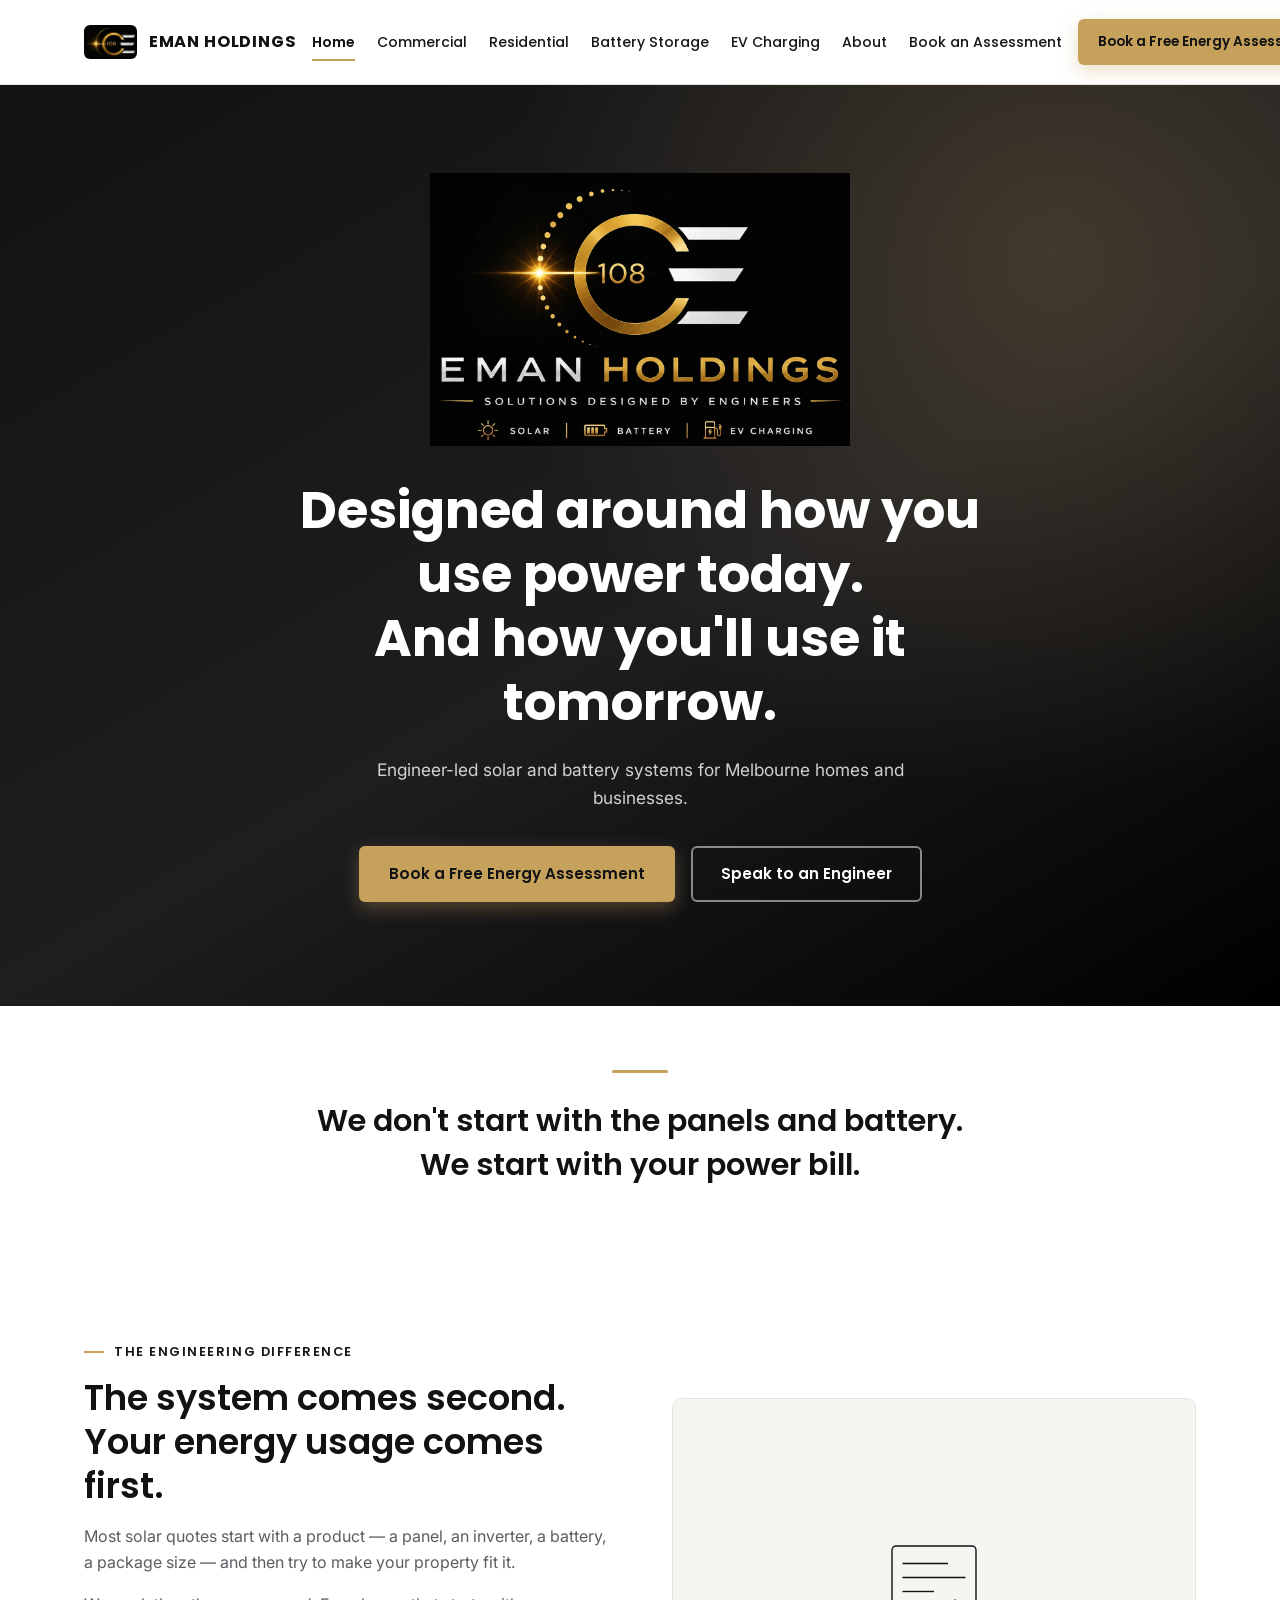
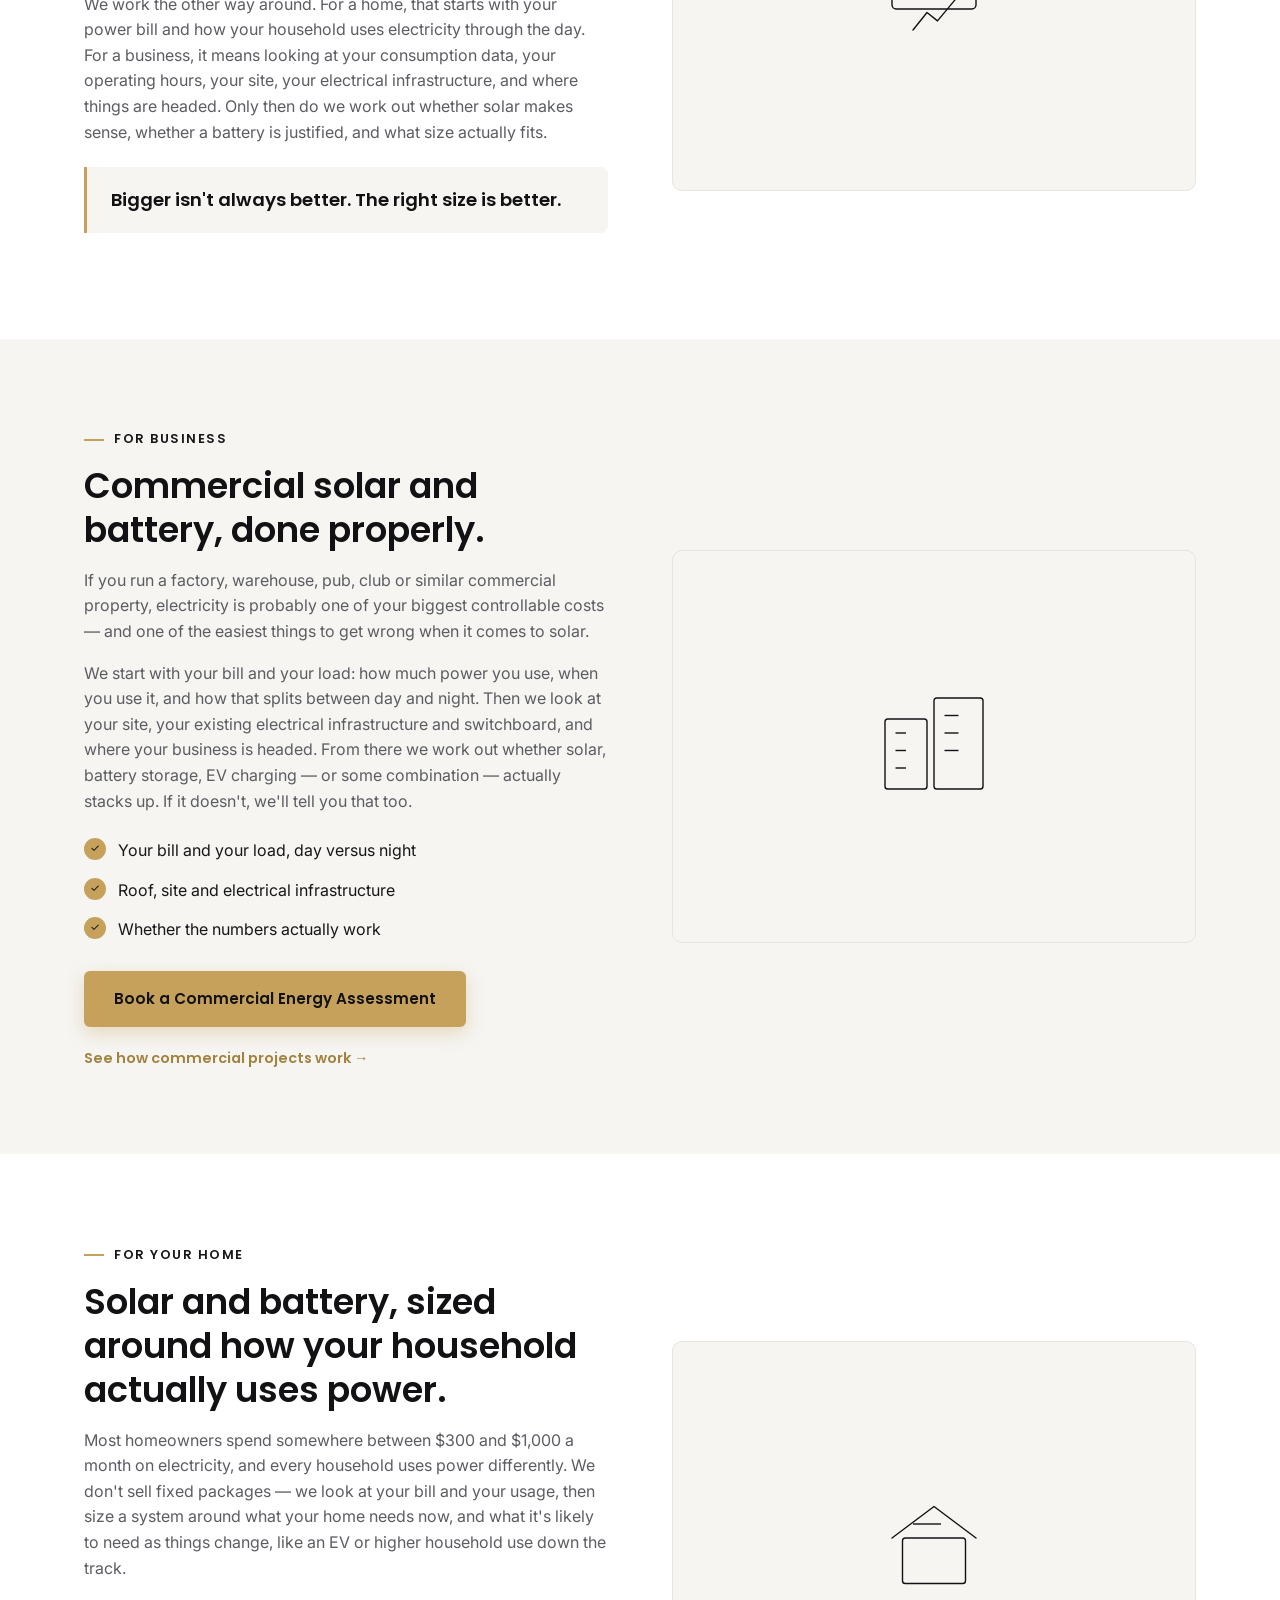
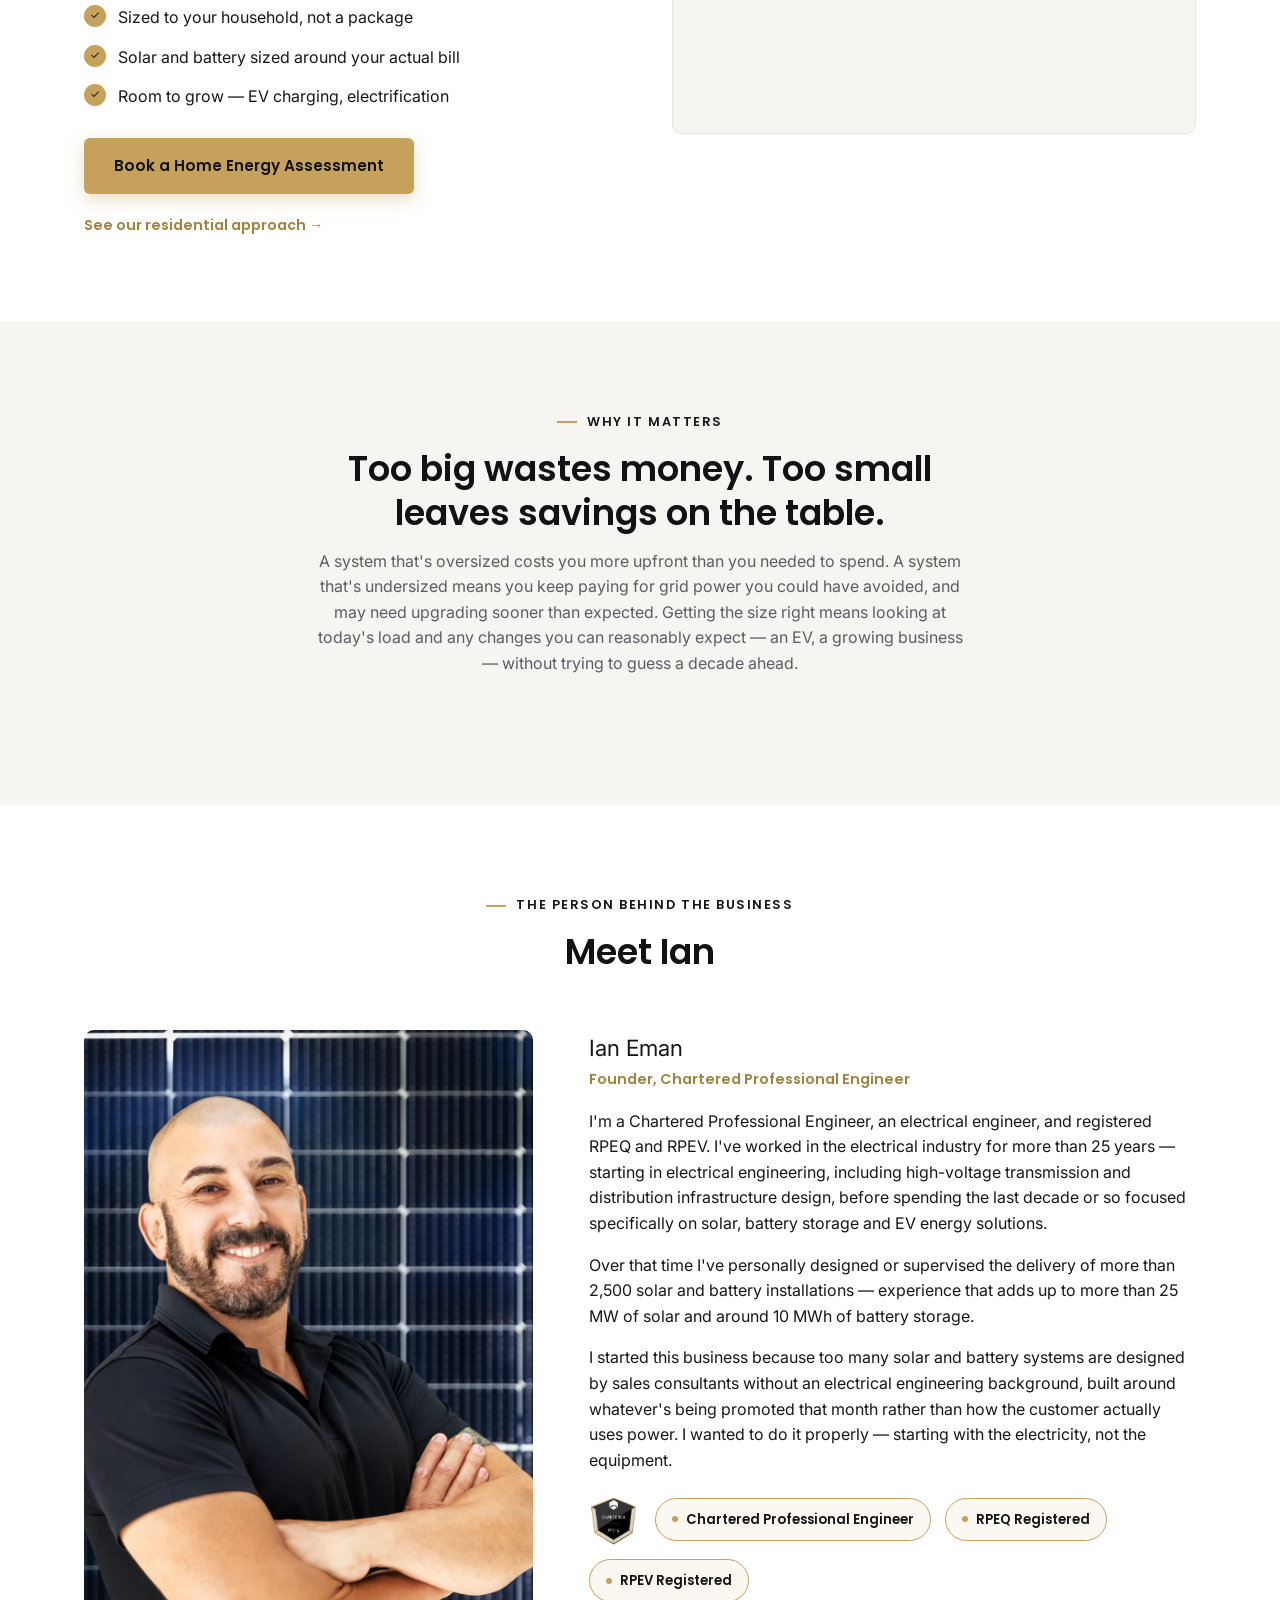
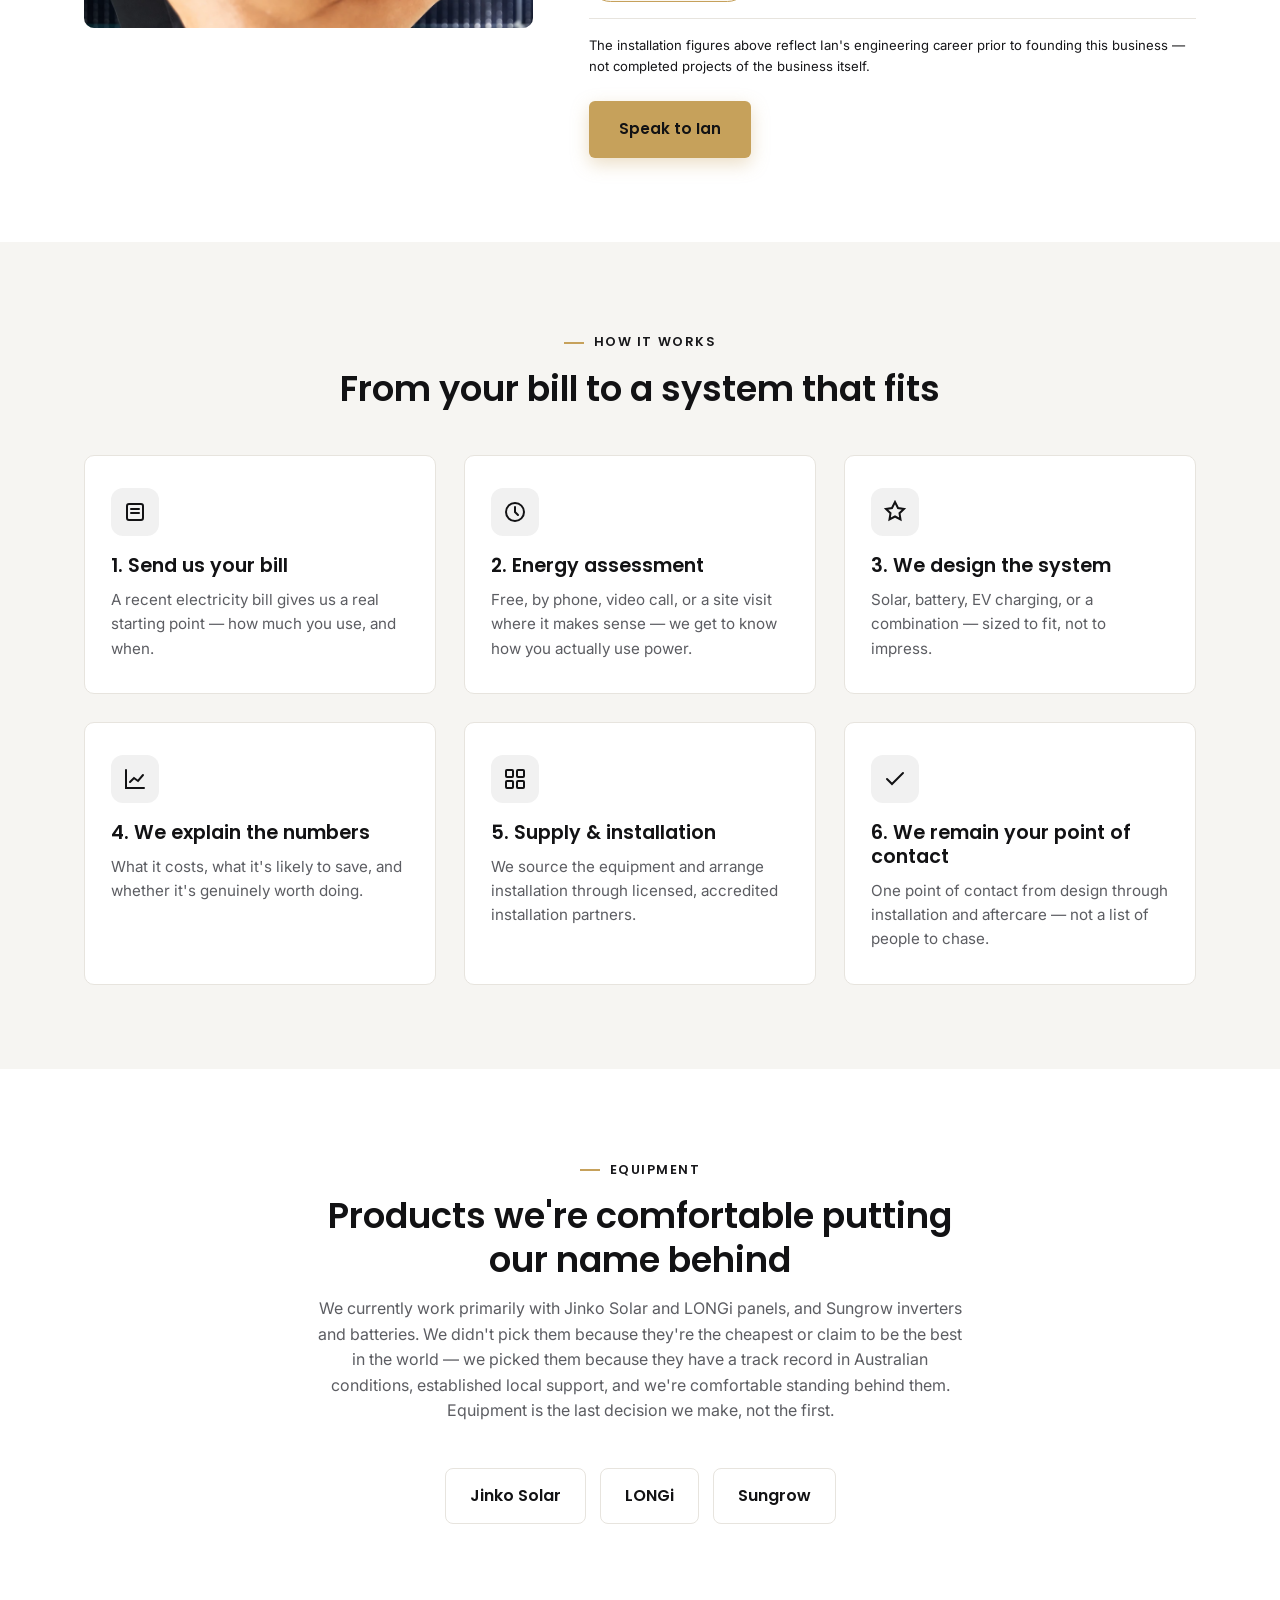
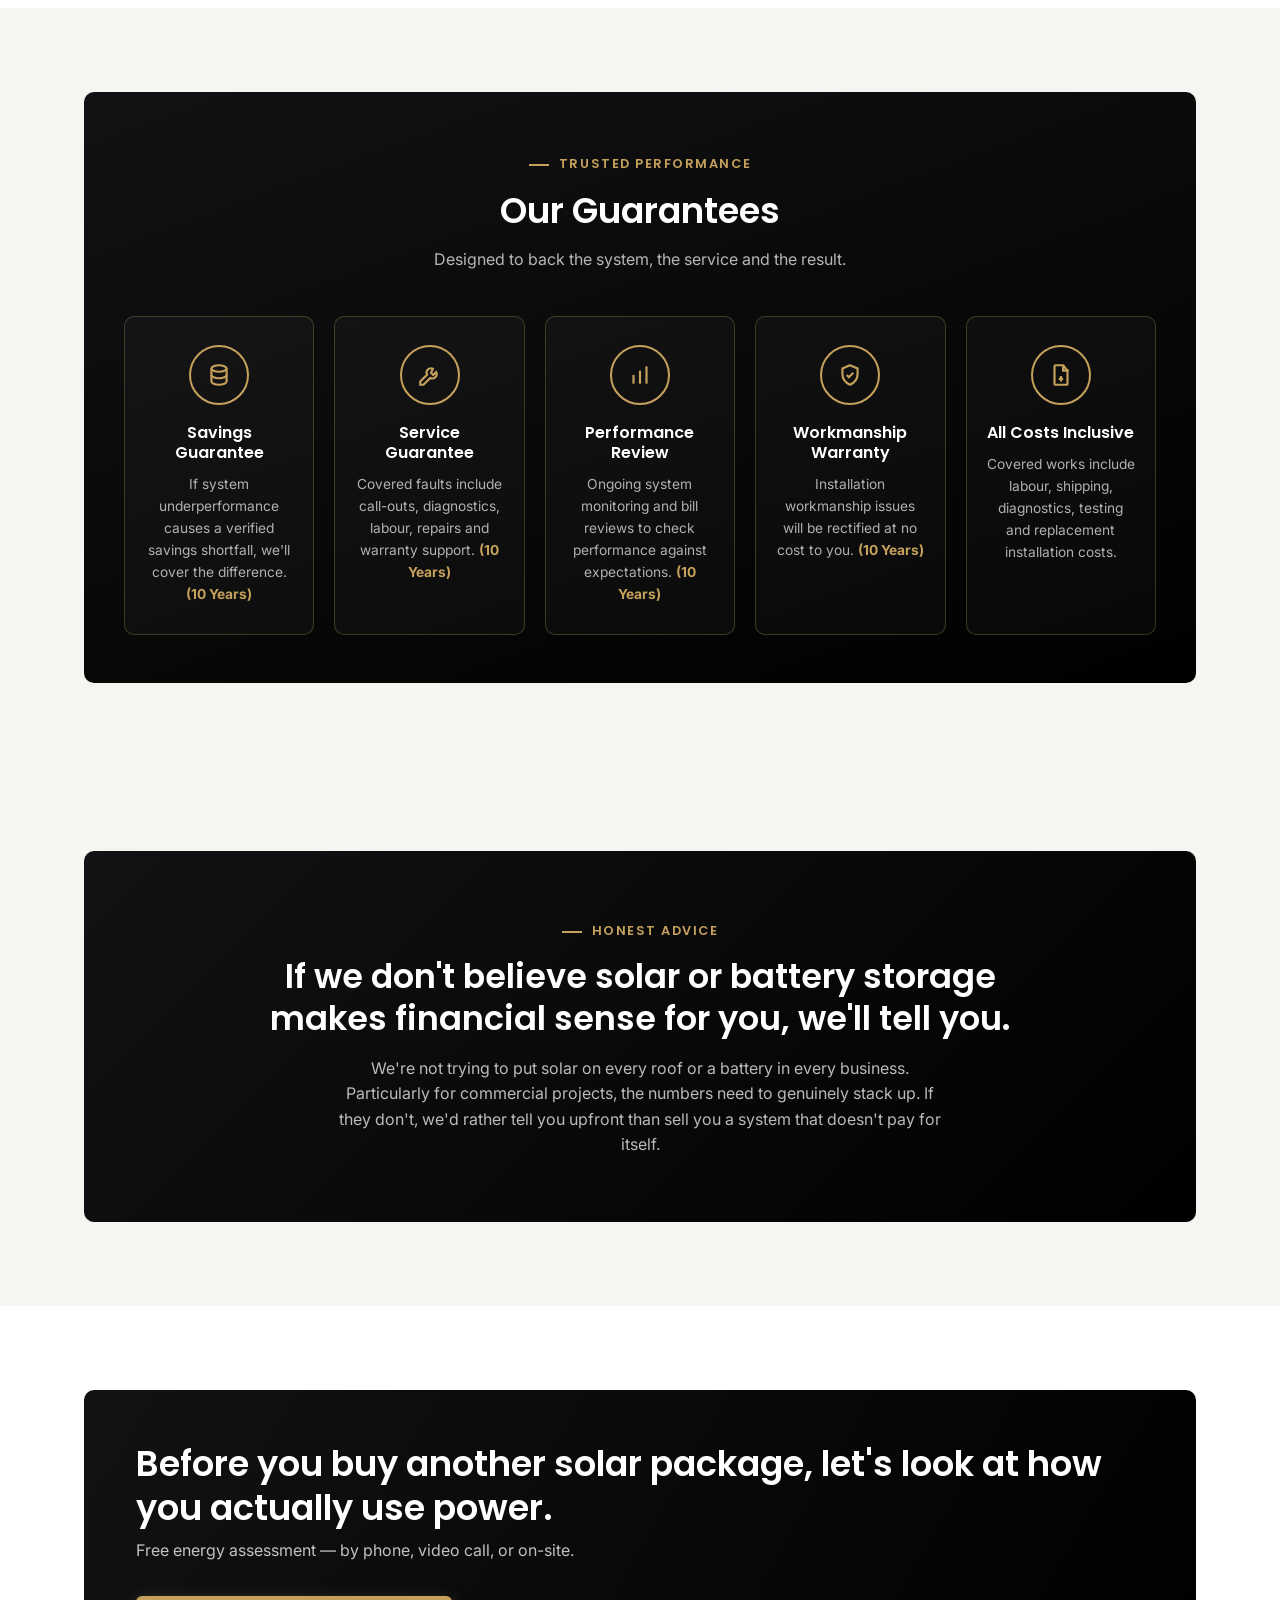
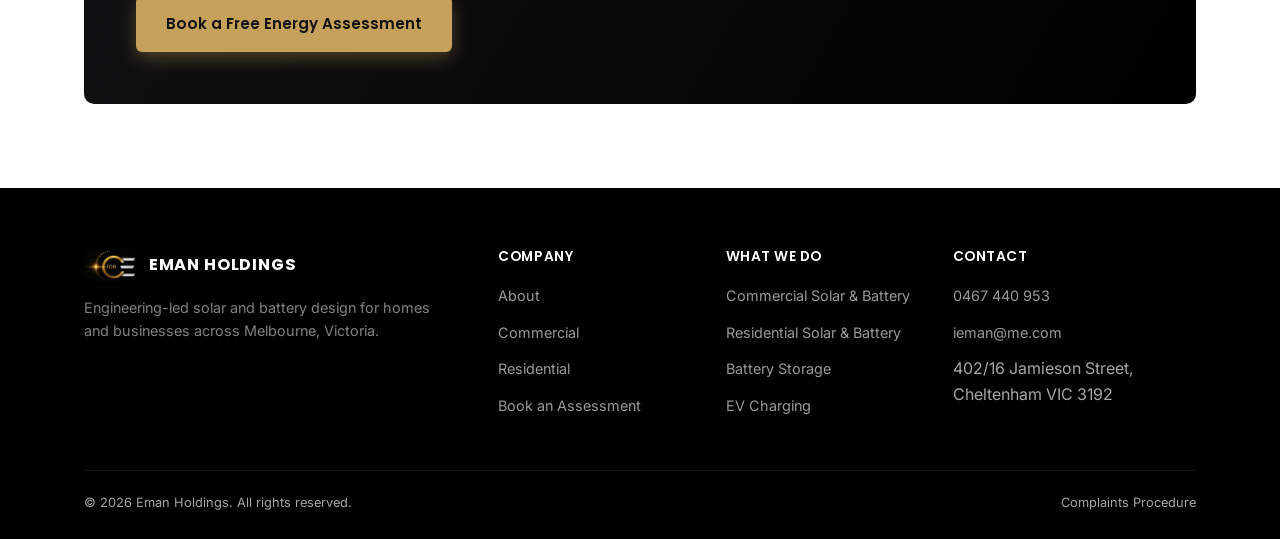
<file: index.html>
<!DOCTYPE html>
<html lang="en-AU">
<head>
<meta charset="UTF-8">
<meta name="viewport" content="width=device-width, initial-scale=1.0">
<title>Eman Holdings | Engineering-Led Solar &amp; Battery Design</title>
<meta name="description" content="We don't start with the panels and battery. We start with your power bill. Engineer-led solar, battery storage and EV charging for Melbourne homes and businesses.">
<link rel="icon" href="images/favicon.svg" type="image/svg+xml">
<link rel="preconnect" href="https://fonts.googleapis.com">
<link rel="preconnect" href="https://fonts.gstatic.com" crossorigin>
<link href="https://fonts.googleapis.com/css2?family=Inter:wght@400;500;600&family=Poppins:wght@500;600;700&display=swap" rel="stylesheet">
<link rel="stylesheet" href="css/styles.css">
</head>
<body data-page="home">

<header class="site-header" id="site-header"></header>

<section class="hero">
  <div class="container hero-inner">
    <img class="hero-logo" src="images/eman-holdings-logo.png" alt="Eman Holdings — Solutions Designed by Engineers — Solar, Battery, EV Charging">
    <h1>Designed around how you use power today.<br>And how you'll use it tomorrow.</h1>
    <p class="lede">Engineer-led solar and battery systems for Melbourne homes and businesses.</p>
    <div class="hero-actions">
      <a href="contact.html" class="btn btn-primary">Book a Free Energy Assessment</a>
      <a href="contact.html#speak-to-engineer" class="btn btn-outline">Speak to an Engineer</a>
    </div>
  </div>
</section>

<section class="lead-statement-section">
  <div class="container">
    <div class="gold-rule"></div>
    <p class="lead-statement">We don't start with the panels and battery.<br>We start with your power bill.</p>
  </div>
</section>

<section class="section" id="engineering-difference">
  <div class="container split">
    <div>
      <span class="eyebrow">The Engineering Difference</span>
      <h2>The system comes second. Your energy usage comes first.</h2>
      <p style="margin-top:16px;">Most solar quotes start with a product &mdash; a panel, an inverter, a battery, a package size &mdash; and then try to make your property fit it.</p>
      <p style="margin-top:16px;">We work the other way around. For a home, that starts with your power bill and how your household uses electricity through the day. For a business, it means looking at your consumption data, your operating hours, your site, your electrical infrastructure, and where things are headed. Only then do we work out whether solar makes sense, whether a battery is justified, and what size actually fits.</p>
      <div class="pull-quote">Bigger isn't always better. The right size is better.</div>
    </div>
    <div class="media-block">
      <svg viewBox="0 0 200 200" width="140" fill="none" stroke="var(--color-primary)" stroke-width="2"><rect x="40" y="30" width="120" height="90" rx="6"/><line x1="55" y1="55" x2="120" y2="55"/><line x1="55" y1="75" x2="145" y2="75"/><line x1="55" y1="95" x2="100" y2="95"/><path d="M70 150l20-25 15 12 25-30" stroke-linecap="round" stroke-linejoin="round"/></svg>
    </div>
  </div>
</section>

<section class="section section-alt" id="commercial">
  <div class="container">
    <div class="split">
      <div>
        <span class="eyebrow">For Business</span>
        <h2>Commercial solar and battery, done properly.</h2>
        <p style="margin-top:16px;">If you run a factory, warehouse, pub, club or similar commercial property, electricity is probably one of your biggest controllable costs &mdash; and one of the easiest things to get wrong when it comes to solar.</p>
        <p style="margin-top:16px;">We start with your bill and your load: how much power you use, when you use it, and how that splits between day and night. Then we look at your site, your existing electrical infrastructure and switchboard, and where your business is headed. From there we work out whether solar, battery storage, EV charging &mdash; or some combination &mdash; actually stacks up. If it doesn't, we'll tell you that too.</p>
        <ul class="check-list" style="margin-top:24px;">
          <li><span class="icon-badge">&#10003;</span> Your bill and your load, day versus night</li>
          <li><span class="icon-badge">&#10003;</span> Roof, site and electrical infrastructure</li>
          <li><span class="icon-badge">&#10003;</span> Whether the numbers actually work</li>
        </ul>
        <div style="margin-top:28px;display:flex;gap:20px;flex-wrap:wrap;align-items:center;">
          <a href="contact.html" class="btn btn-primary">Book a Commercial Energy Assessment</a>
          <a href="commercial.html" class="btn-link">See how commercial projects work &rarr;</a>
        </div>
      </div>
      <div class="media-block">
        <svg viewBox="0 0 200 200" width="140" fill="none" stroke="var(--color-primary)" stroke-width="2"><rect x="30" y="60" width="60" height="100" rx="4"/><rect x="100" y="30" width="70" height="130" rx="4"/><line x1="45" y1="80" x2="60" y2="80"/><line x1="45" y1="105" x2="60" y2="105"/><line x1="45" y1="130" x2="60" y2="130"/><line x1="115" y1="55" x2="135" y2="55"/><line x1="115" y1="80" x2="135" y2="80"/><line x1="115" y1="105" x2="135" y2="105"/></svg>
      </div>
    </div>
  </div>
</section>

<section class="section" id="residential">
  <div class="container split">
    <div class="media-block" style="order:2;">
      <svg viewBox="0 0 200 200" width="140" fill="none" stroke="var(--color-primary)" stroke-width="2"><path d="M40 100l60-45 60 45" stroke-linecap="round" stroke-linejoin="round"/><rect x="55" y="100" width="90" height="65" rx="4"/><line x1="70" y1="80" x2="110" y2="80"/></svg>
    </div>
    <div style="order:1;">
      <span class="eyebrow">For Your Home</span>
      <h2>Solar and battery, sized around how your household actually uses power.</h2>
      <p style="margin-top:16px;">Most homeowners spend somewhere between $300 and $1,000 a month on electricity, and every household uses power differently. We don't sell fixed packages &mdash; we look at your bill and your usage, then size a system around what your home needs now, and what it's likely to need as things change, like an EV or higher household use down the track.</p>
      <ul class="check-list" style="margin-top:24px;">
        <li><span class="icon-badge">&#10003;</span> Sized to your household, not a package</li>
        <li><span class="icon-badge">&#10003;</span> Solar and battery sized around your actual bill</li>
        <li><span class="icon-badge">&#10003;</span> Room to grow &mdash; EV charging, electrification</li>
      </ul>
      <div style="margin-top:28px;display:flex;gap:20px;flex-wrap:wrap;align-items:center;">
        <a href="contact.html" class="btn btn-primary">Book a Home Energy Assessment</a>
        <a href="residential.html" class="btn-link">See our residential approach &rarr;</a>
      </div>
    </div>
  </div>
</section>

<section class="section section-alt">
  <div class="container">
    <div class="section-head">
      <span class="eyebrow">Why It Matters</span>
      <h2>Too big wastes money. Too small leaves savings on the table.</h2>
      <p>A system that's oversized costs you more upfront than you needed to spend. A system that's undersized means you keep paying for grid power you could have avoided, and may need upgrading sooner than expected. Getting the size right means looking at today's load and any changes you can reasonably expect &mdash; an EV, a growing business &mdash; without trying to guess a decade ahead.</p>
    </div>
  </div>
</section>

<section class="section" id="meet-ian">
  <div class="container">
    <div class="section-head" style="margin-bottom:56px;">
      <span class="eyebrow">The Person Behind the Business</span>
      <h2>Meet Ian</h2>
    </div>
    <div class="founder-grid">
      <div class="founder-photo">
        <img src="images/ian-eman.webp" alt="Ian Eman, founder of Eman Holdings" loading="lazy">
      </div>
      <div class="founder-bio">
        <div class="founder-name">Ian Eman</div>
        <div class="founder-title">Founder, Chartered Professional Engineer</div>
        <p>I'm a Chartered Professional Engineer, an electrical engineer, and registered RPEQ and RPEV. I've worked in the electrical industry for more than 25 years &mdash; starting in electrical engineering, including high-voltage transmission and distribution infrastructure design, before spending the last decade or so focused specifically on solar, battery storage and EV energy solutions.</p>
        <p>Over that time I've personally designed or supervised the delivery of more than 2,500 solar and battery installations &mdash; experience that adds up to more than 25 MW of solar and around 10 MWh of battery storage.</p>
        <p>I started this business because too many solar and battery systems are designed by sales consultants without an electrical engineering background, built around whatever's being promoted that month rather than how the customer actually uses power. I wanted to do it properly &mdash; starting with the electricity, not the equipment.</p>
        <div class="credential-row" style="align-items:center;">
          <img src="images/cpeng-chartered-badge.png" alt="Chartered Professional Engineer (CPEng)" style="width:52px;height:52px;">
          <span class="credential-badge"><span class="dot"></span>Chartered Professional Engineer</span>
          <span class="credential-badge"><span class="dot"></span>RPEQ Registered</span>
          <span class="credential-badge"><span class="dot"></span>RPEV Registered</span>
        </div>
        <p class="founder-note">The installation figures above reflect Ian's engineering career prior to founding this business &mdash; not completed projects of the business itself.</p>
        <a href="contact.html#speak-to-engineer" class="btn btn-primary" style="margin-top:8px;">Speak to Ian</a>
      </div>
    </div>
  </div>
</section>

<section class="section section-alt">
  <div class="container">
    <div class="section-head">
      <span class="eyebrow">How It Works</span>
      <h2>From your bill to a system that fits</h2>
    </div>
    <div class="grid grid-3">
      <div class="card"><div class="icon"><svg viewBox="0 0 24 24" fill="none" stroke="currentColor" stroke-width="2" stroke-linecap="round"><rect x="4" y="4" width="16" height="16" rx="2"/><line x1="8" y1="9" x2="16" y2="9"/><line x1="8" y1="13" x2="16" y2="13"/></svg></div><h3>1. Send us your bill</h3><p>A recent electricity bill gives us a real starting point &mdash; how much you use, and when.</p></div>
      <div class="card"><div class="icon"><svg viewBox="0 0 24 24" fill="none" stroke="currentColor" stroke-width="2" stroke-linecap="round"><circle cx="12" cy="12" r="9"/><path d="M12 7v5l3 3"/></svg></div><h3>2. Energy assessment</h3><p>Free, by phone, video call, or a site visit where it makes sense &mdash; we get to know how you actually use power.</p></div>
      <div class="card"><div class="icon"><svg viewBox="0 0 24 24" fill="none" stroke="currentColor" stroke-width="2" stroke-linecap="round"><path d="M12 2l3 6 6 .9-4.5 4.3 1 6.3-5.5-3-5.5 3 1-6.3L3 8.9 9 8z"/></svg></div><h3>3. We design the system</h3><p>Solar, battery, EV charging, or a combination &mdash; sized to fit, not to impress.</p></div>
      <div class="card"><div class="icon"><svg viewBox="0 0 24 24" fill="none" stroke="currentColor" stroke-width="2" stroke-linecap="round"><path d="M3 3v18h18"/><path d="M7 15l4-4 4 3 5-6"/></svg></div><h3>4. We explain the numbers</h3><p>What it costs, what it's likely to save, and whether it's genuinely worth doing.</p></div>
      <div class="card"><div class="icon"><svg viewBox="0 0 24 24" fill="none" stroke="currentColor" stroke-width="2" stroke-linecap="round"><rect x="3" y="3" width="7" height="7" rx="1"/><rect x="14" y="3" width="7" height="7" rx="1"/><rect x="3" y="14" width="7" height="7" rx="1"/><rect x="14" y="14" width="7" height="7" rx="1"/></svg></div><h3>5. Supply &amp; installation</h3><p>We source the equipment and arrange installation through licensed, accredited installation partners.</p></div>
      <div class="card"><div class="icon"><svg viewBox="0 0 24 24" fill="none" stroke="currentColor" stroke-width="2" stroke-linecap="round"><path d="M20 6L9 17l-5-5"/></svg></div><h3>6. We remain your point of contact</h3><p>One point of contact from design through installation and aftercare &mdash; not a list of people to chase.</p></div>
    </div>
  </div>
</section>

<section class="section">
  <div class="container">
    <div class="section-head">
      <span class="eyebrow">Equipment</span>
      <h2>Products we're comfortable putting our name behind</h2>
      <p>We currently work primarily with Jinko Solar and LONGi panels, and Sungrow inverters and batteries. We didn't pick them because they're the cheapest or claim to be the best in the world &mdash; we picked them because they have a track record in Australian conditions, established local support, and we're comfortable standing behind them. Equipment is the last decision we make, not the first.</p>
    </div>
    <div class="brand-chip-row" style="justify-content:center;">
      <span class="brand-chip">Jinko Solar</span>
      <span class="brand-chip">LONGi</span>
      <span class="brand-chip">Sungrow</span>
    </div>
  </div>
</section>

<section class="section section-alt">
  <div class="container">
    <div class="guarantee-section">
      <div class="section-head">
        <span class="eyebrow">Trusted Performance</span>
        <h2>Our Guarantees</h2>
        <p>Designed to back the system, the service and the result.</p>
      </div>
      <div class="guarantee-grid">
        <div class="guarantee-card">
          <div class="ring-icon"><svg viewBox="0 0 24 24" fill="none" stroke="currentColor" stroke-width="2"><ellipse cx="12" cy="6" rx="7" ry="3"/><path d="M5 6v6c0 1.66 3.13 3 7 3s7-1.34 7-3V6"/><path d="M5 12v6c0 1.66 3.13 3 7 3s7-1.34 7-3v-6"/></svg></div>
          <h3>Savings Guarantee</h3>
          <p>If system underperformance causes a verified savings shortfall, we'll cover the difference. <span class="years-badge">(10 Years)</span></p>
        </div>
        <div class="guarantee-card">
          <div class="ring-icon"><svg viewBox="0 0 24 24" fill="none" stroke="currentColor" stroke-width="2"><path d="M14.7 6.3a4 4 0 00-5.4 5.4L3 18v3h3l6.3-6.3a4 4 0 005.4-5.4l-2.7 2.7-2-2z"/></svg></div>
          <h3>Service Guarantee</h3>
          <p>Covered faults include call-outs, diagnostics, labour, repairs and warranty support. <span class="years-badge">(10 Years)</span></p>
        </div>
        <div class="guarantee-card">
          <div class="ring-icon"><svg viewBox="0 0 24 24" fill="none" stroke="currentColor" stroke-width="2"><line x1="6" y1="20" x2="6" y2="12"/><line x1="12" y1="20" x2="12" y2="8"/><line x1="18" y1="20" x2="18" y2="4"/></svg></div>
          <h3>Performance Review</h3>
          <p>Ongoing system monitoring and bill reviews to check performance against expectations. <span class="years-badge">(10 Years)</span></p>
        </div>
        <div class="guarantee-card">
          <div class="ring-icon"><svg viewBox="0 0 24 24" fill="none" stroke="currentColor" stroke-width="2"><path d="M12 3l7 3v5c0 4.5-3 8-7 10-4-2-7-5.5-7-10V6z"/><path d="M9 12l2 2 4-4"/></svg></div>
          <h3>Workmanship Warranty</h3>
          <p>Installation workmanship issues will be rectified at no cost to you. <span class="years-badge">(10 Years)</span></p>
        </div>
        <div class="guarantee-card">
          <div class="ring-icon"><svg viewBox="0 0 24 24" fill="none" stroke="currentColor" stroke-width="2"><path d="M14 3H7a1 1 0 00-1 1v16a1 1 0 001 1h10a1 1 0 001-1V8z"/><path d="M14 3v5h5"/><path d="M10 15.5h4M12 13v5"/></svg></div>
          <h3>All Costs Inclusive</h3>
          <p>Covered works include labour, shipping, diagnostics, testing and replacement installation costs.</p>
        </div>
      </div>
    </div>
  </div>
</section>

<section class="section section-alt">
  <div class="container">
    <div class="statement-band">
      <span class="eyebrow">Honest Advice</span>
      <h2>If we don't believe solar or battery storage makes financial sense for you, we'll tell you.</h2>
      <p>We're not trying to put solar on every roof or a battery in every business. Particularly for commercial projects, the numbers need to genuinely stack up. If they don't, we'd rather tell you upfront than sell you a system that doesn't pay for itself.</p>
    </div>
  </div>
</section>

<section class="section">
  <div class="container">
    <div class="cta-band">
      <div>
        <h2>Before you buy another solar package, let's look at how you actually use power.</h2>
        <p>Free energy assessment &mdash; by phone, video call, or on-site.</p>
      </div>
      <a href="contact.html" class="btn btn-primary">Book a Free Energy Assessment</a>
    </div>
  </div>
</section>

<footer class="site-footer" id="site-footer"></footer>

<script src="js/brand.js"></script>
<script src="js/layout.js"></script>
<script src="js/main.js"></script>
</body>
</html>
</file>
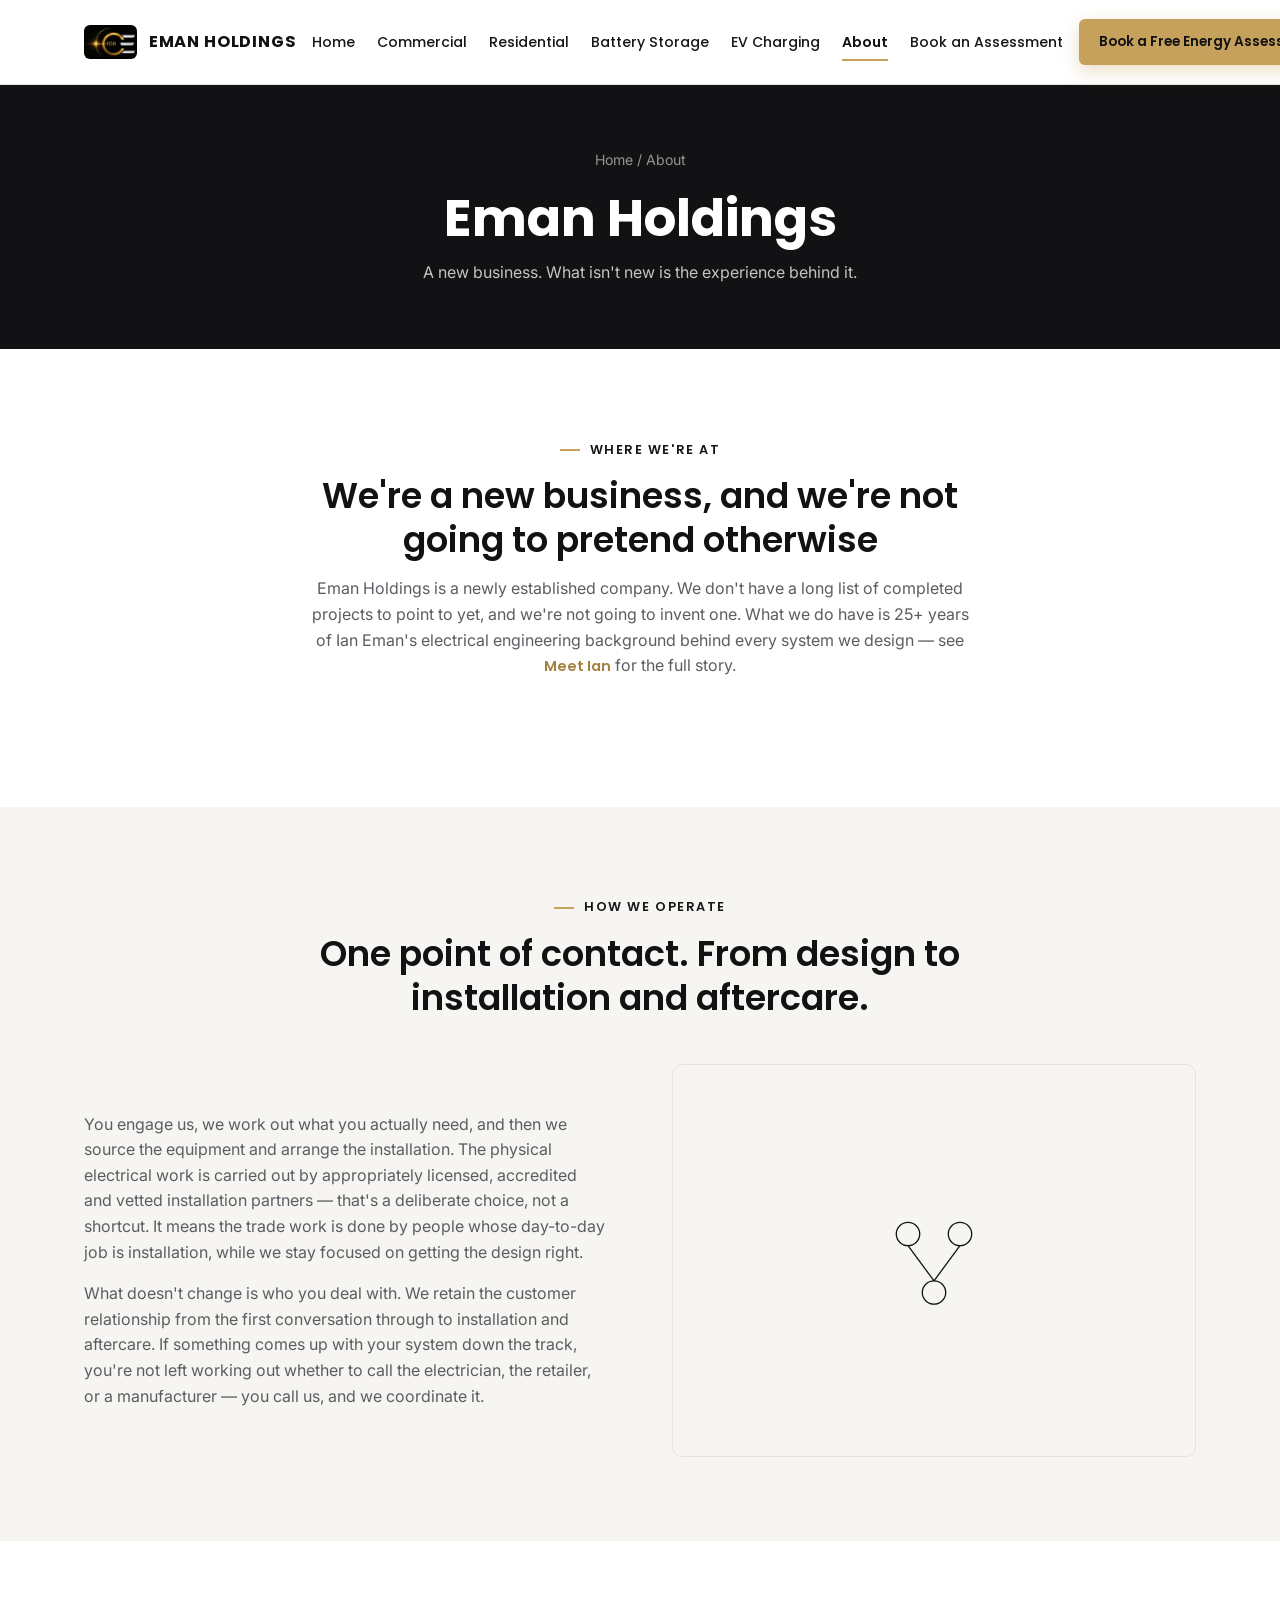
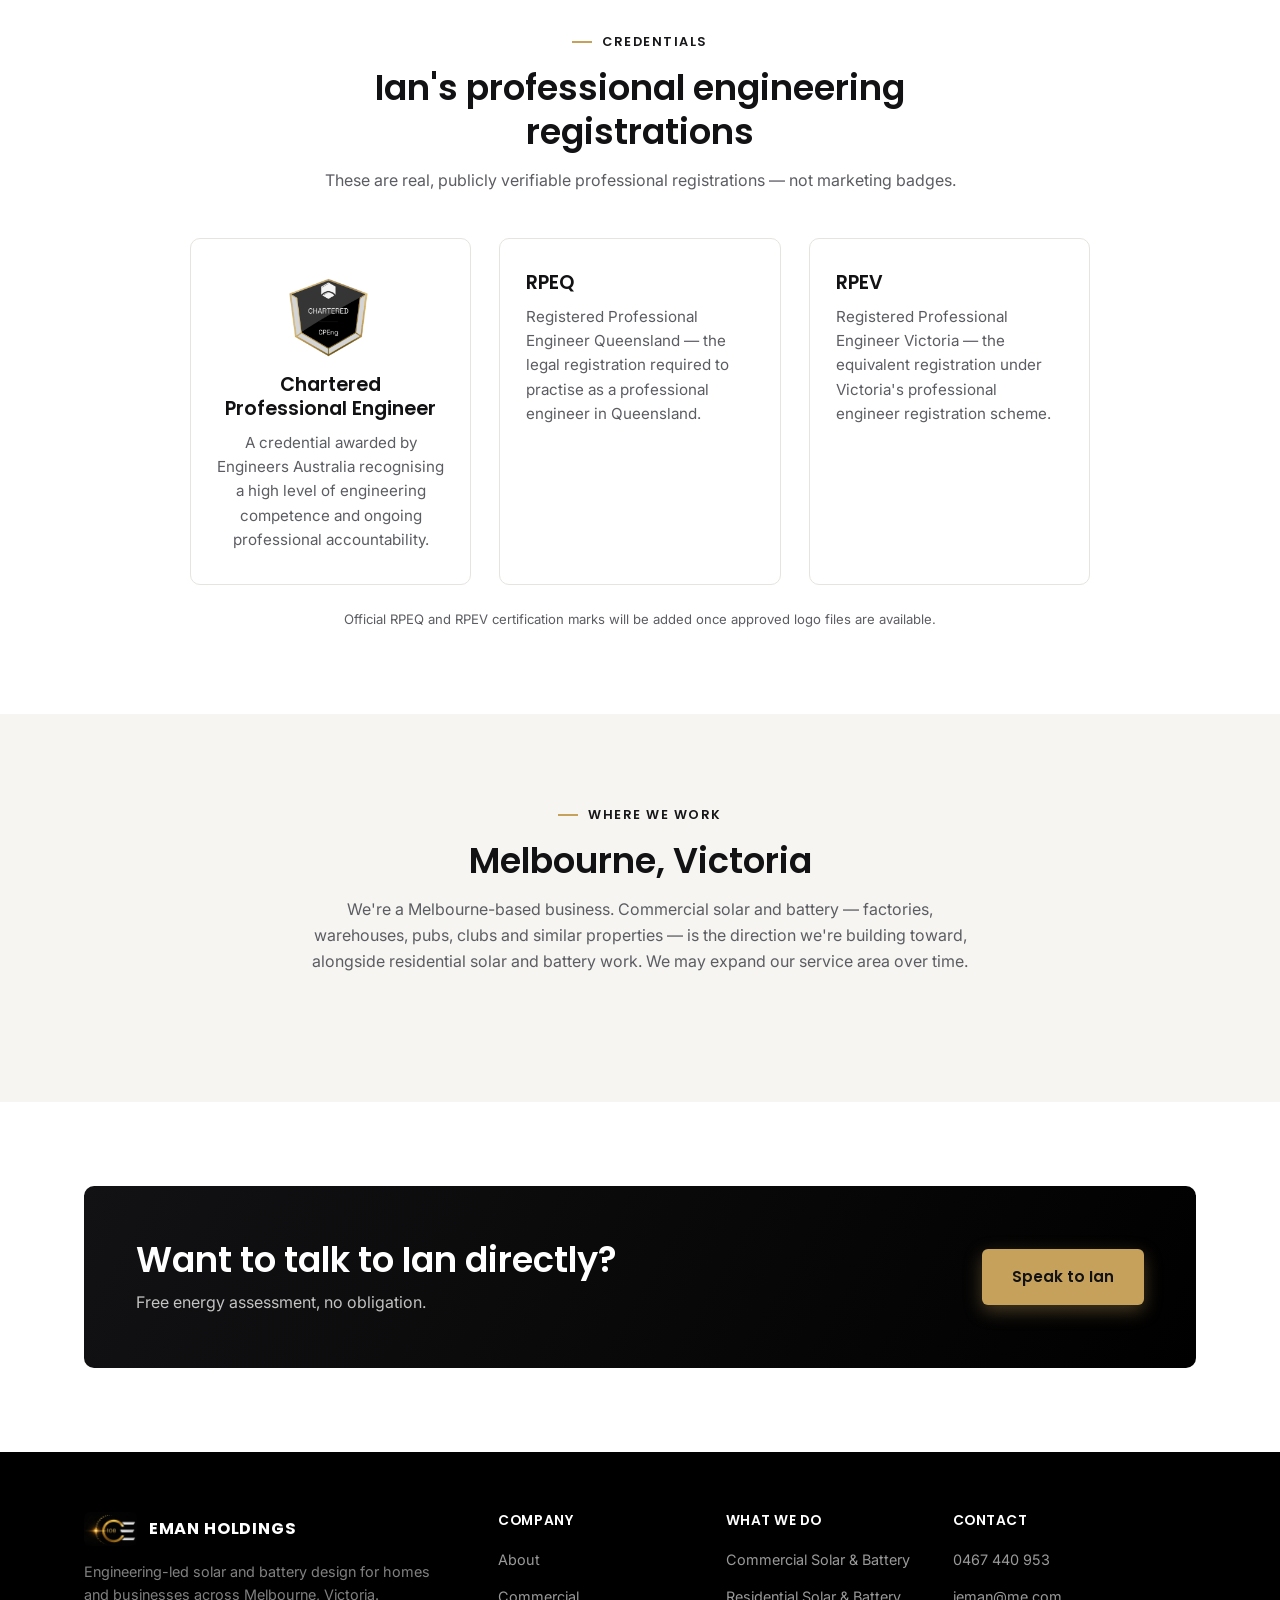
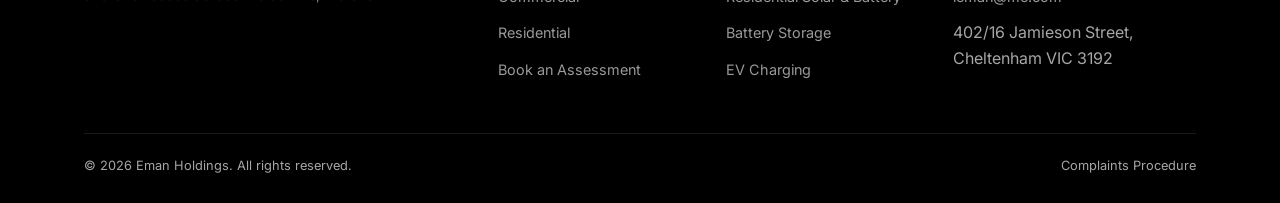
<file: about.html>
<!DOCTYPE html>
<html lang="en-AU">
<head>
<meta charset="UTF-8">
<meta name="viewport" content="width=device-width, initial-scale=1.0">
<title>About | Eman Holdings</title>
<meta name="description" content="A new engineering-led solar and battery business, built on the founder's 25+ years of electrical engineering experience. How we operate, and the credentials behind the work.">
<link rel="icon" href="images/favicon.svg" type="image/svg+xml">
<link rel="preconnect" href="https://fonts.googleapis.com">
<link rel="preconnect" href="https://fonts.gstatic.com" crossorigin>
<link href="https://fonts.googleapis.com/css2?family=Inter:wght@400;500;600&family=Poppins:wght@500;600;700&display=swap" rel="stylesheet">
<link rel="stylesheet" href="css/styles.css">
</head>
<body data-page="about">

<header class="site-header" id="site-header"></header>

<section class="page-hero">
  <div class="container">
    <div class="breadcrumb"><a href="index.html">Home</a> / About</div>
    <h1 data-brand-name>Eman Holdings</h1>
    <p style="color:rgba(255,255,255,0.75);max-width:600px;margin:0 auto;">A new business. What isn't new is the experience behind it.</p>
  </div>
</section>

<section class="section">
  <div class="container">
    <div class="section-head">
      <span class="eyebrow">Where We're At</span>
      <h2>We're a new business, and we're not going to pretend otherwise</h2>
      <p><span data-brand-name>Eman Holdings</span> is a newly established company. We don't have a long list of completed projects to point to yet, and we're not going to invent one. What we do have is 25&plus; years of Ian Eman's electrical engineering background behind every system we design &mdash; see <a href="index.html#meet-ian" class="btn-link" style="display:inline;">Meet Ian</a> for the full story.</p>
    </div>
  </div>
</section>

<section class="section section-alt">
  <div class="container">
    <div class="section-head">
      <span class="eyebrow">How We Operate</span>
      <h2>One point of contact. From design to installation and aftercare.</h2>
    </div>
    <div class="split">
      <div>
        <p>You engage us, we work out what you actually need, and then we source the equipment and arrange the installation. The physical electrical work is carried out by appropriately licensed, accredited and vetted installation partners &mdash; that's a deliberate choice, not a shortcut. It means the trade work is done by people whose day-to-day job is installation, while we stay focused on getting the design right.</p>
        <p style="margin-top:16px;">What doesn't change is who you deal with. We retain the customer relationship from the first conversation through to installation and aftercare. If something comes up with your system down the track, you're not left working out whether to call the electrician, the retailer, or a manufacturer &mdash; you call us, and we coordinate it.</p>
      </div>
      <div class="media-block">
        <svg viewBox="0 0 200 200" width="130" fill="none" stroke="var(--color-primary)" stroke-width="2"><circle cx="60" cy="60" r="18"/><circle cx="140" cy="60" r="18"/><circle cx="100" cy="150" r="18"/><line x1="60" y1="78" x2="100" y2="132"/><line x1="140" y1="78" x2="100" y2="132"/></svg>
      </div>
    </div>
  </div>
</section>

<section class="section">
  <div class="container">
    <div class="section-head">
      <span class="eyebrow">Credentials</span>
      <h2>Ian's professional engineering registrations</h2>
      <p>These are real, publicly verifiable professional registrations &mdash; not marketing badges.</p>
    </div>
    <div class="grid grid-3" style="max-width:900px;margin:0 auto;">
      <div class="card text-center">
        <img src="images/cpeng-chartered-badge.png" alt="Chartered Professional Engineer (CPEng) credential" style="width:90px;margin:0 auto 16px;">
        <h3>Chartered Professional Engineer</h3>
        <p>A credential awarded by Engineers Australia recognising a high level of engineering competence and ongoing professional accountability.</p>
      </div>
      <div class="card">
        <h3>RPEQ</h3>
        <p>Registered Professional Engineer Queensland &mdash; the legal registration required to practise as a professional engineer in Queensland.</p>
      </div>
      <div class="card">
        <h3>RPEV</h3>
        <p>Registered Professional Engineer Victoria &mdash; the equivalent registration under Victoria's professional engineer registration scheme.</p>
      </div>
    </div>
    <p class="text-center form-note" style="margin-top:24px;">Official RPEQ and RPEV certification marks will be added once approved logo files are available.</p>
  </div>
</section>

<section class="section section-alt">
  <div class="container">
    <div class="section-head">
      <span class="eyebrow">Where We Work</span>
      <h2 data-brand-regions>Melbourne, Victoria</h2>
      <p>We're a Melbourne-based business. Commercial solar and battery &mdash; factories, warehouses, pubs, clubs and similar properties &mdash; is the direction we're building toward, alongside residential solar and battery work. We may expand our service area over time.</p>
    </div>
  </div>
</section>

<section class="section">
  <div class="container">
    <div class="cta-band">
      <div>
        <h2>Want to talk to Ian directly?</h2>
        <p>Free energy assessment, no obligation.</p>
      </div>
      <a href="contact.html" class="btn btn-primary">Speak to Ian</a>
    </div>
  </div>
</section>

<footer class="site-footer" id="site-footer"></footer>

<script src="js/brand.js"></script>
<script src="js/layout.js"></script>
<script src="js/main.js"></script>
</body>
</html>
</file>
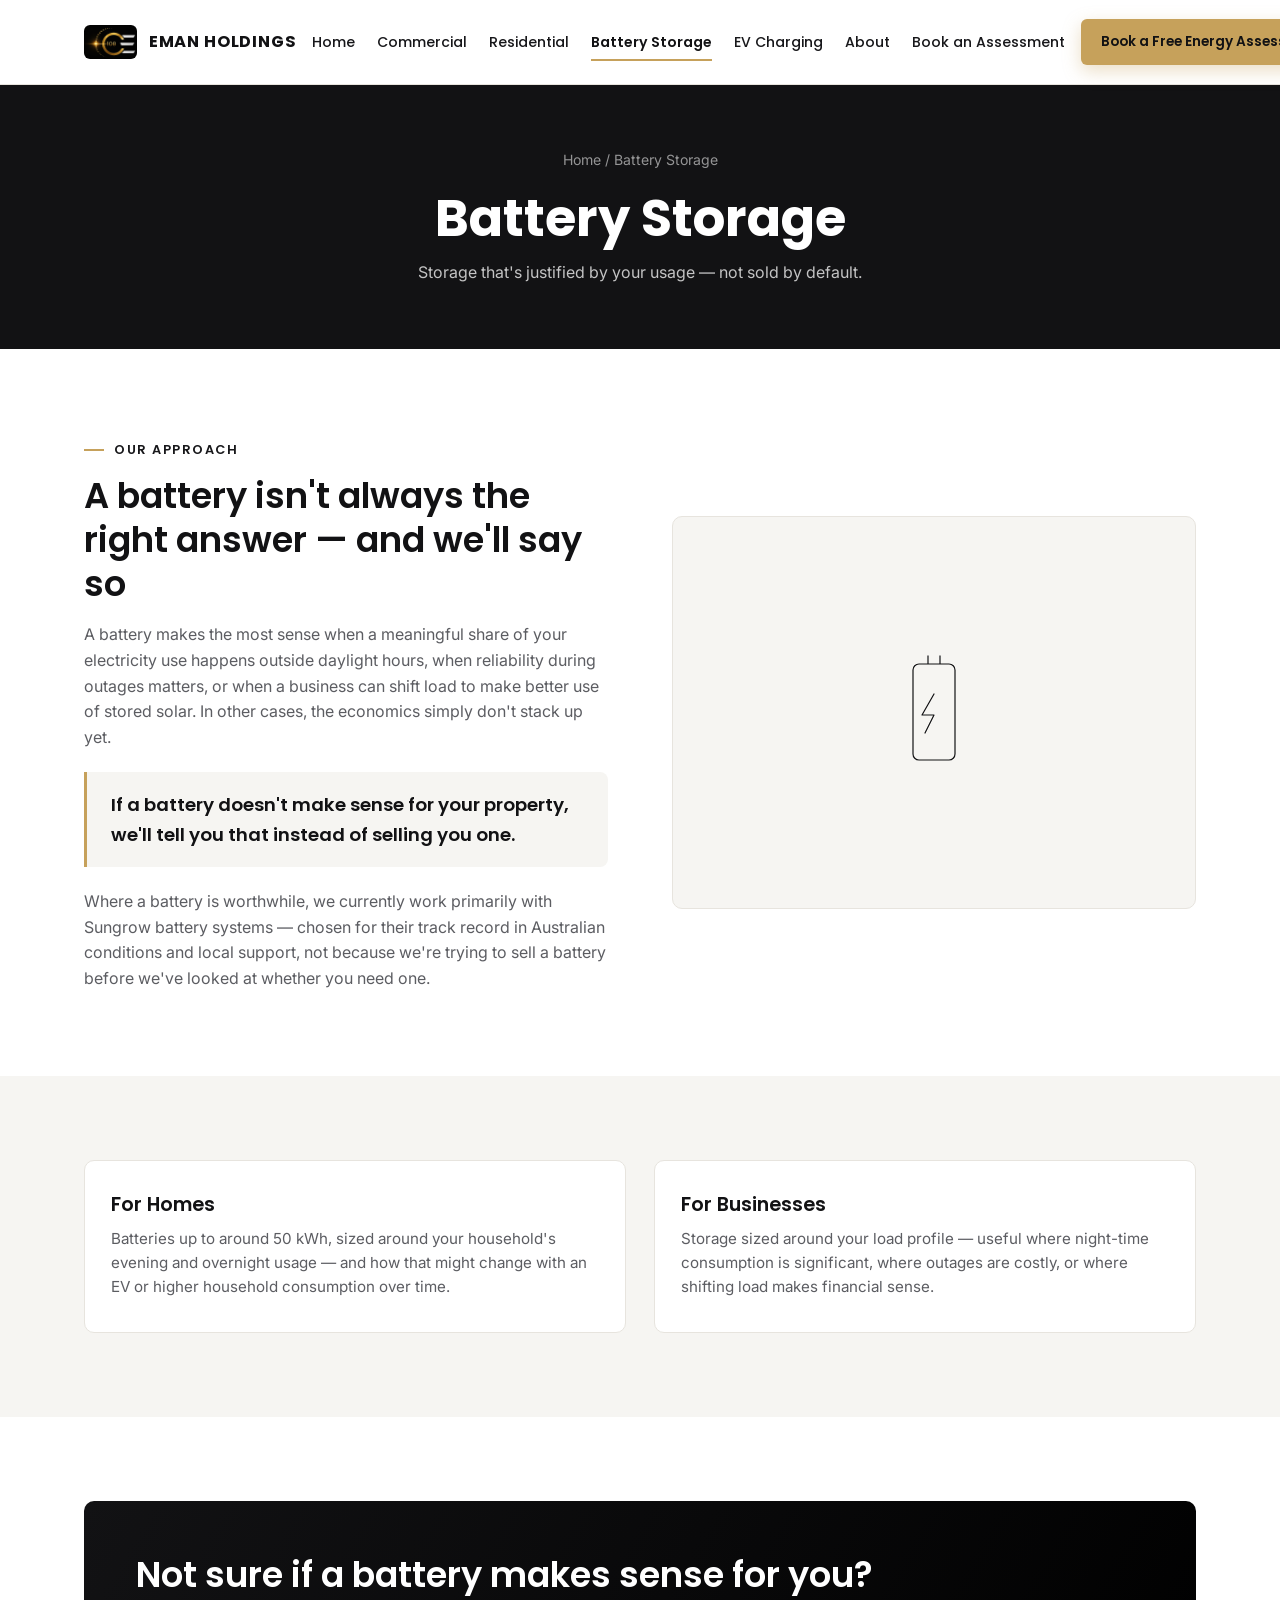
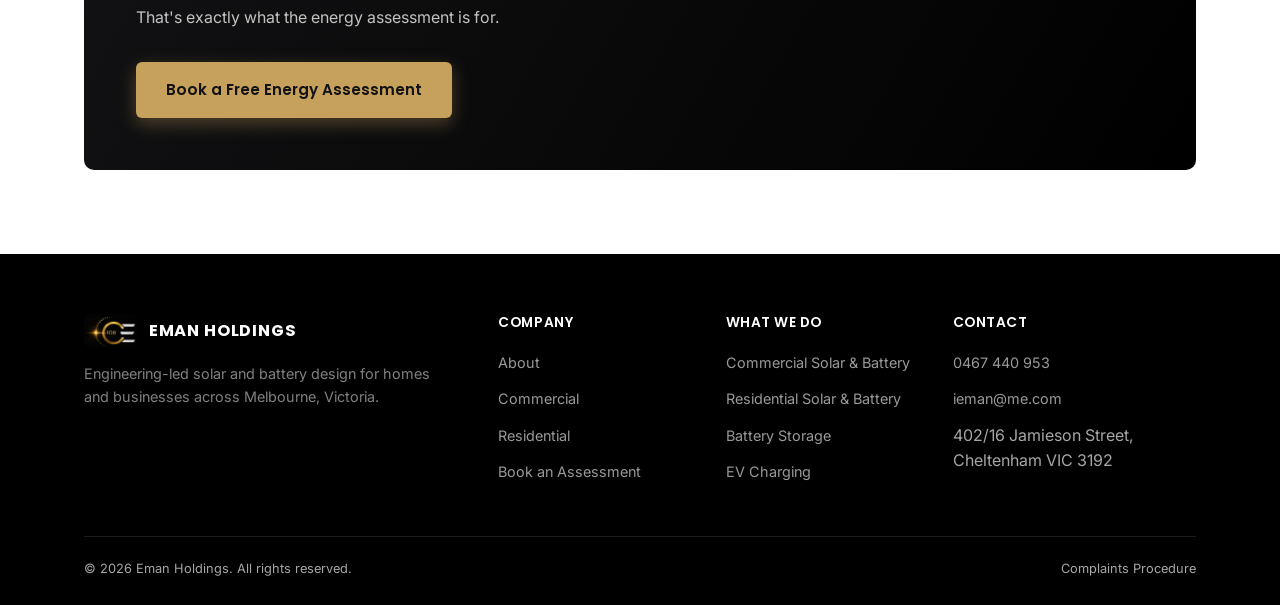
<file: battery-storage.html>
<!DOCTYPE html>
<html lang="en-AU">
<head>
<meta charset="UTF-8">
<meta name="viewport" content="width=device-width, initial-scale=1.0">
<title>Battery Storage | Eman Holdings</title>
<meta name="description" content="Battery storage that's justified by your usage, not sold by default. Residential and commercial battery storage across Melbourne.">
<link rel="icon" href="images/favicon.svg" type="image/svg+xml">
<link rel="preconnect" href="https://fonts.googleapis.com">
<link rel="preconnect" href="https://fonts.gstatic.com" crossorigin>
<link href="https://fonts.googleapis.com/css2?family=Inter:wght@400;500;600&family=Poppins:wght@500;600;700&display=swap" rel="stylesheet">
<link rel="stylesheet" href="css/styles.css">
</head>
<body data-page="battery">

<header class="site-header" id="site-header"></header>

<section class="page-hero">
  <div class="container">
    <div class="breadcrumb"><a href="index.html">Home</a> / Battery Storage</div>
    <h1>Battery Storage</h1>
    <p style="color:rgba(255,255,255,0.75);max-width:600px;margin:0 auto;">Storage that's justified by your usage &mdash; not sold by default.</p>
  </div>
</section>

<section class="section">
  <div class="container split">
    <div>
      <span class="eyebrow">Our Approach</span>
      <h2>A battery isn't always the right answer &mdash; and we'll say so</h2>
      <p style="margin-top:16px;">A battery makes the most sense when a meaningful share of your electricity use happens outside daylight hours, when reliability during outages matters, or when a business can shift load to make better use of stored solar. In other cases, the economics simply don't stack up yet.</p>
      <div class="pull-quote">If a battery doesn't make sense for your property, we'll tell you that instead of selling you one.</div>
      <p>Where a battery is worthwhile, we currently work primarily with Sungrow battery systems &mdash; chosen for their track record in Australian conditions and local support, not because we're trying to sell a battery before we've looked at whether you need one.</p>
    </div>
    <div class="media-block">
      <svg viewBox="0 0 200 200" width="120" fill="none" stroke="var(--color-primary)" stroke-width="2"><rect x="65" y="20" width="70" height="160" rx="10"/><line x1="90" y1="20" x2="90" y2="6"/><line x1="110" y1="20" x2="110" y2="6"/><path d="M100 70l-20 35h20l-15 30" stroke-linecap="round" stroke-linejoin="round"/></svg>
    </div>
  </div>
</section>

<section class="section section-alt">
  <div class="container">
    <div class="grid grid-2">
      <div class="card">
        <h3>For Homes</h3>
        <p>Batteries up to around 50 kWh, sized around your household's evening and overnight usage &mdash; and how that might change with an EV or higher household consumption over time.</p>
      </div>
      <div class="card">
        <h3>For Businesses</h3>
        <p>Storage sized around your load profile &mdash; useful where night-time consumption is significant, where outages are costly, or where shifting load makes financial sense.</p>
      </div>
    </div>
  </div>
</section>

<section class="section">
  <div class="container">
    <div class="cta-band">
      <div>
        <h2>Not sure if a battery makes sense for you?</h2>
        <p>That's exactly what the energy assessment is for.</p>
      </div>
      <a href="contact.html" class="btn btn-primary">Book a Free Energy Assessment</a>
    </div>
  </div>
</section>

<footer class="site-footer" id="site-footer"></footer>

<script src="js/brand.js"></script>
<script src="js/layout.js"></script>
<script src="js/main.js"></script>
</body>
</html>
</file>
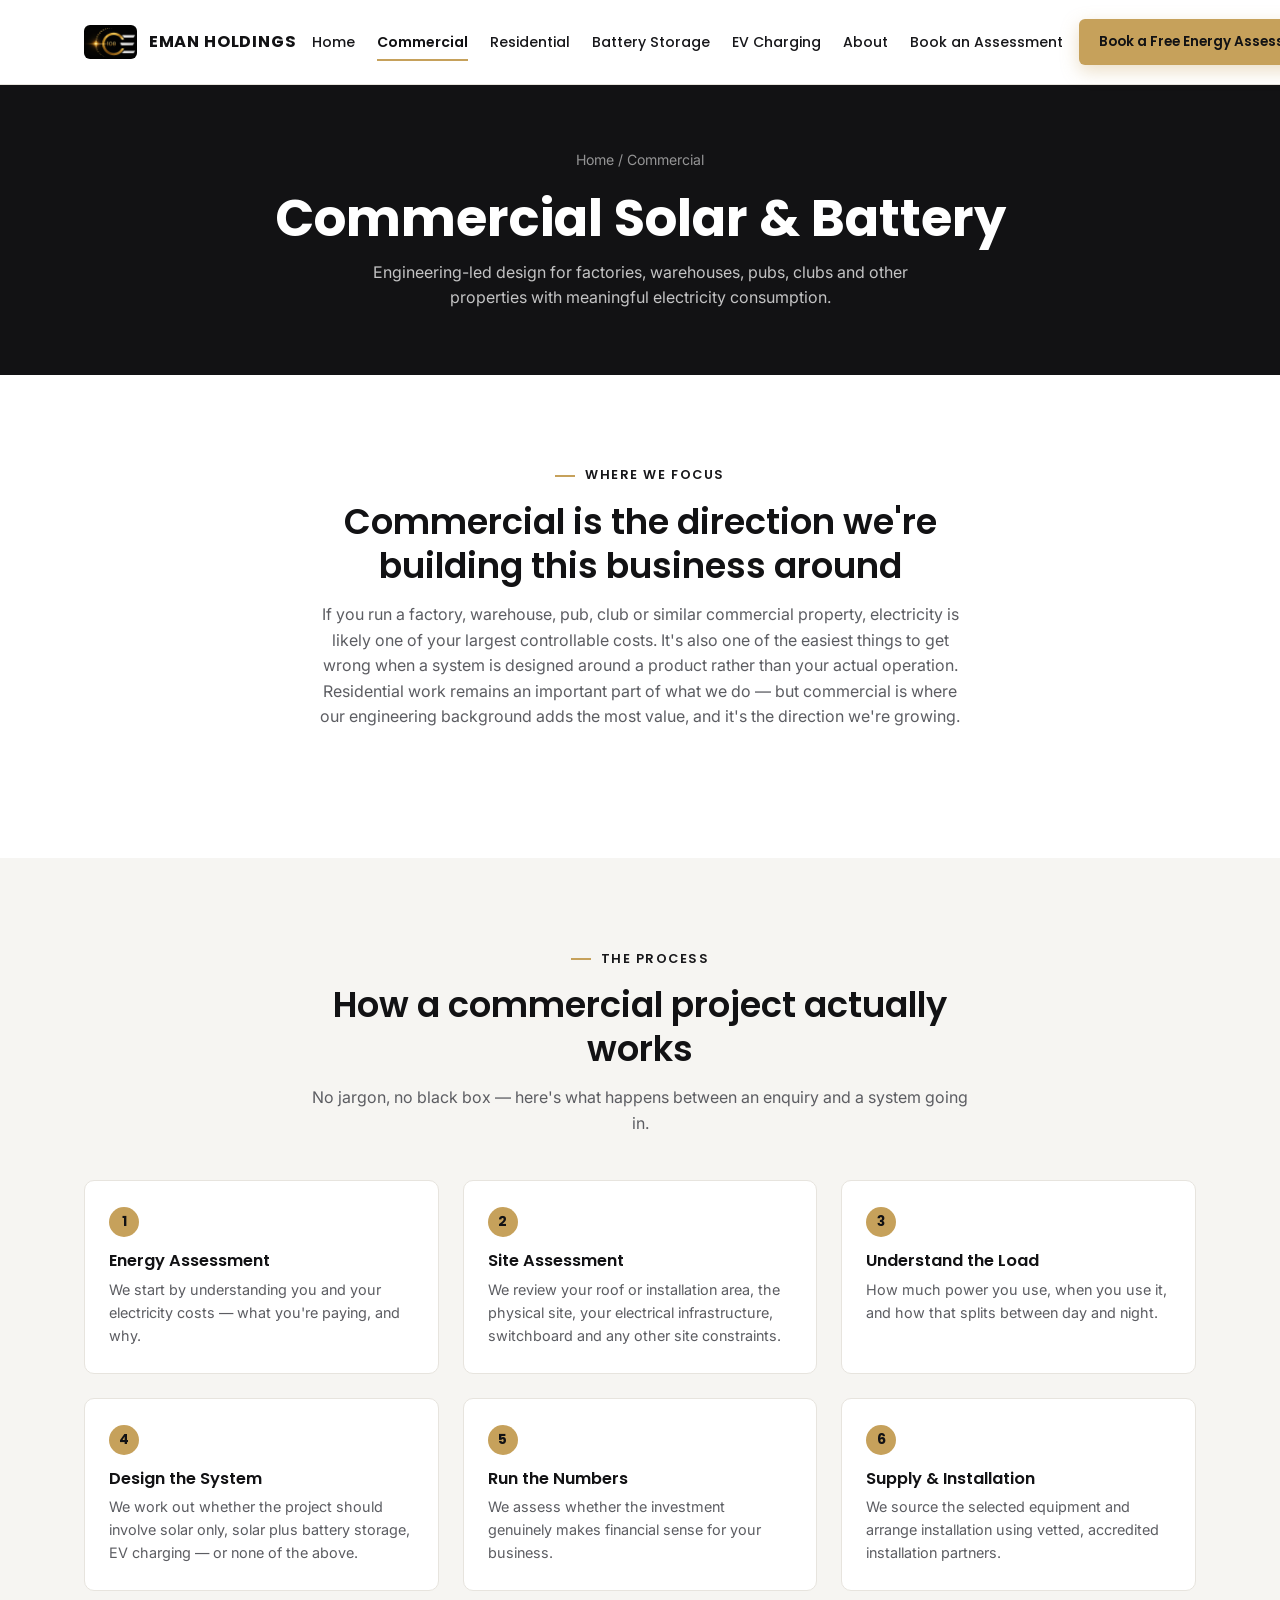
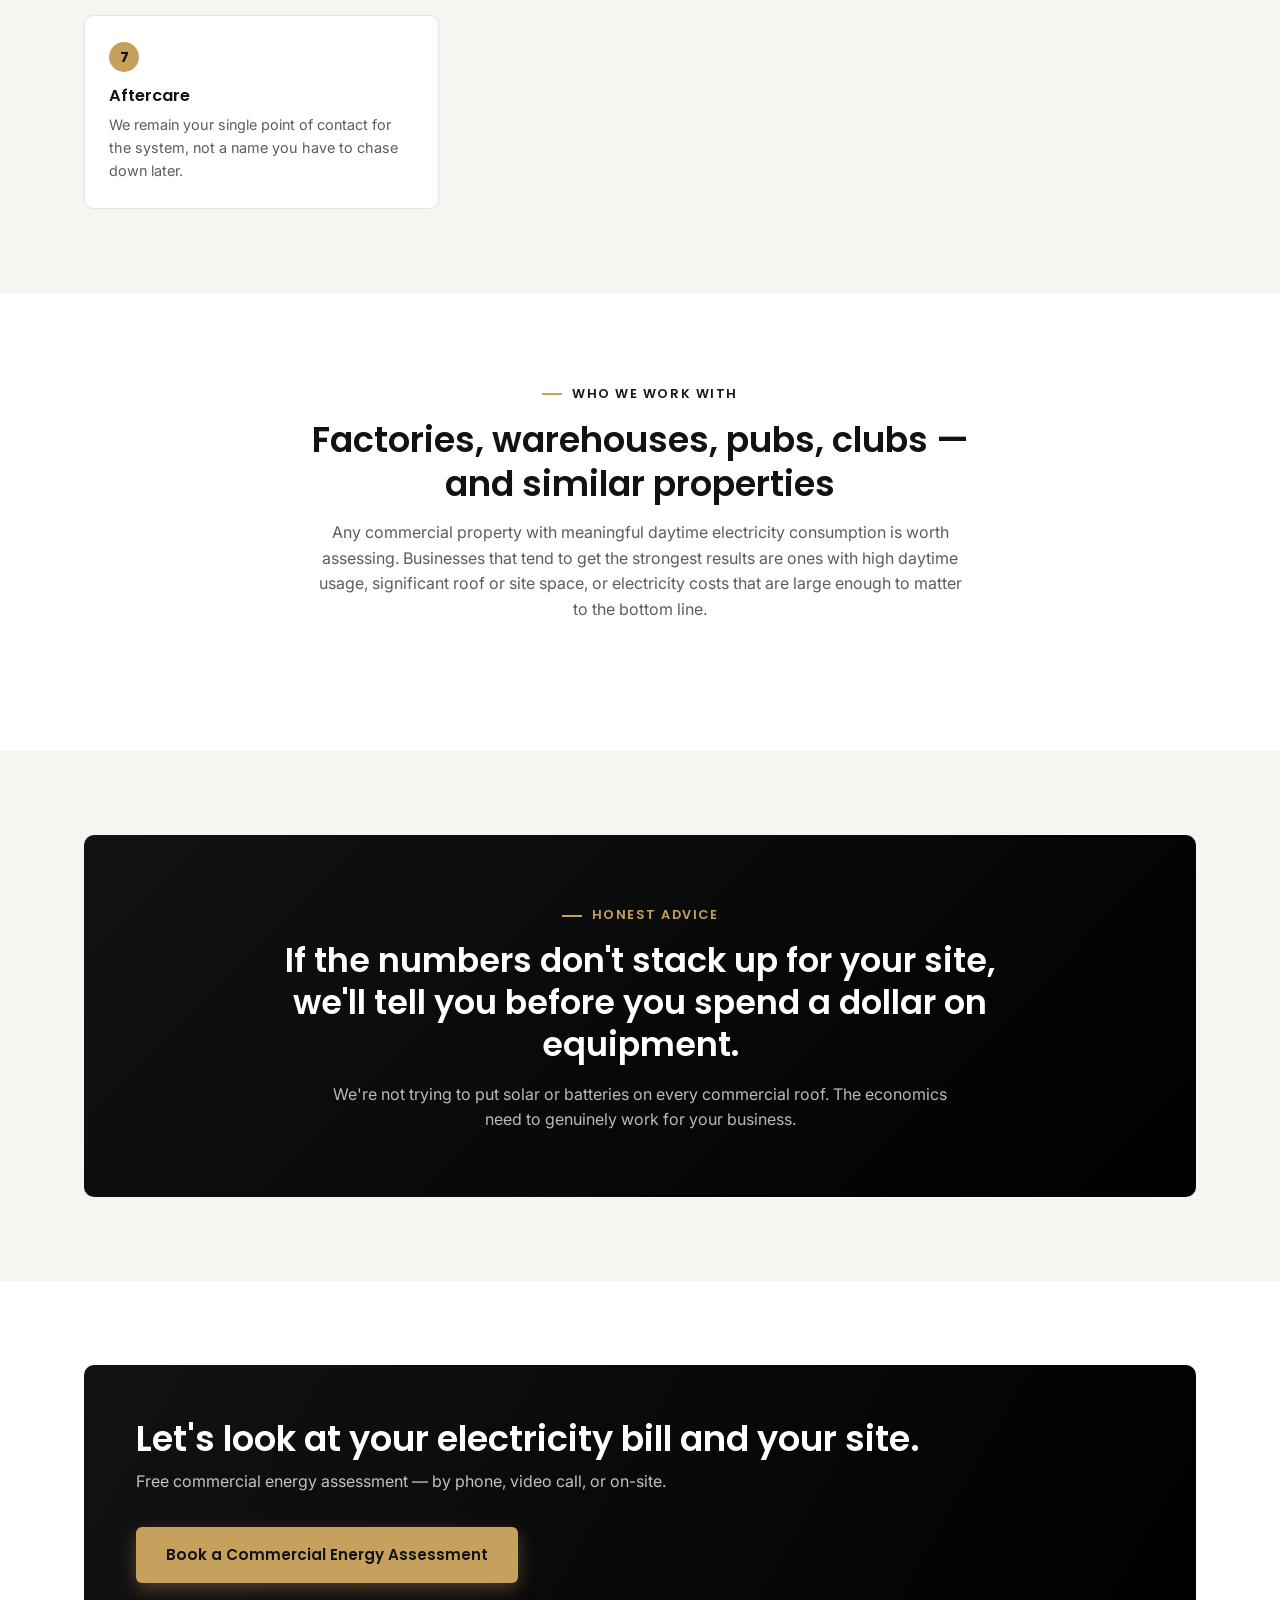
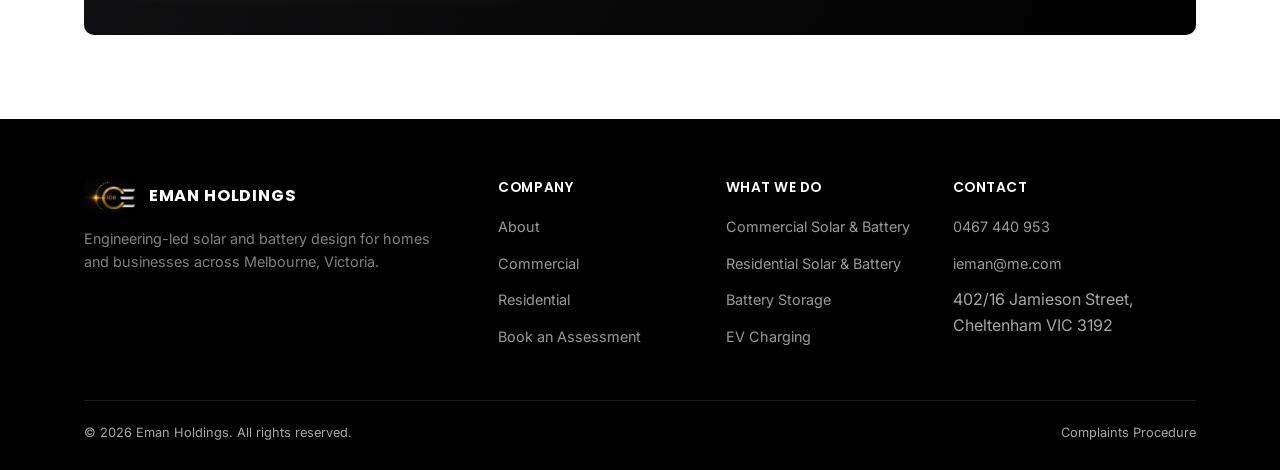
<file: commercial.html>
<!DOCTYPE html>
<html lang="en-AU">
<head>
<meta charset="UTF-8">
<meta name="viewport" content="width=device-width, initial-scale=1.0">
<title>Commercial Solar &amp; Battery | Eman Holdings</title>
<meta name="description" content="Engineering-led commercial solar and battery design for factories, warehouses, pubs, clubs and similar properties across Melbourne.">
<link rel="icon" href="images/favicon.svg" type="image/svg+xml">
<link rel="preconnect" href="https://fonts.googleapis.com">
<link rel="preconnect" href="https://fonts.gstatic.com" crossorigin>
<link href="https://fonts.googleapis.com/css2?family=Inter:wght@400;500;600&family=Poppins:wght@500;600;700&display=swap" rel="stylesheet">
<link rel="stylesheet" href="css/styles.css">
</head>
<body data-page="commercial">

<header class="site-header" id="site-header"></header>

<section class="page-hero">
  <div class="container">
    <div class="breadcrumb"><a href="index.html">Home</a> / Commercial</div>
    <h1>Commercial Solar &amp; Battery</h1>
    <p style="color:rgba(255,255,255,0.75);max-width:600px;margin:0 auto;">Engineering-led design for factories, warehouses, pubs, clubs and other properties with meaningful electricity consumption.</p>
  </div>
</section>

<section class="section">
  <div class="container">
    <div class="section-head">
      <span class="eyebrow">Where We Focus</span>
      <h2>Commercial is the direction we're building this business around</h2>
      <p>If you run a factory, warehouse, pub, club or similar commercial property, electricity is likely one of your largest controllable costs. It's also one of the easiest things to get wrong when a system is designed around a product rather than your actual operation. Residential work remains an important part of what we do &mdash; but commercial is where our engineering background adds the most value, and it's the direction we're growing.</p>
    </div>
  </div>
</section>

<section class="section section-alt">
  <div class="container">
    <div class="section-head">
      <span class="eyebrow">The Process</span>
      <h2>How a commercial project actually works</h2>
      <p>No jargon, no black box &mdash; here's what happens between an enquiry and a system going in.</p>
    </div>
    <div class="process-grid">
      <div class="process-step">
        <div class="step-num">1</div>
        <h3>Energy Assessment</h3>
        <p>We start by understanding you and your electricity costs &mdash; what you're paying, and why.</p>
      </div>
      <div class="process-step">
        <div class="step-num">2</div>
        <h3>Site Assessment</h3>
        <p>We review your roof or installation area, the physical site, your electrical infrastructure, switchboard and any other site constraints.</p>
      </div>
      <div class="process-step">
        <div class="step-num">3</div>
        <h3>Understand the Load</h3>
        <p>How much power you use, when you use it, and how that splits between day and night.</p>
      </div>
      <div class="process-step">
        <div class="step-num">4</div>
        <h3>Design the System</h3>
        <p>We work out whether the project should involve solar only, solar plus battery storage, EV charging &mdash; or none of the above.</p>
      </div>
      <div class="process-step">
        <div class="step-num">5</div>
        <h3>Run the Numbers</h3>
        <p>We assess whether the investment genuinely makes financial sense for your business.</p>
      </div>
      <div class="process-step">
        <div class="step-num">6</div>
        <h3>Supply &amp; Installation</h3>
        <p>We source the selected equipment and arrange installation using vetted, accredited installation partners.</p>
      </div>
      <div class="process-step">
        <div class="step-num">7</div>
        <h3>Aftercare</h3>
        <p>We remain your single point of contact for the system, not a name you have to chase down later.</p>
      </div>
    </div>
  </div>
</section>

<section class="section">
  <div class="container">
    <div class="section-head">
      <span class="eyebrow">Who We Work With</span>
      <h2>Factories, warehouses, pubs, clubs &mdash; and similar properties</h2>
      <p>Any commercial property with meaningful daytime electricity consumption is worth assessing. Businesses that tend to get the strongest results are ones with high daytime usage, significant roof or site space, or electricity costs that are large enough to matter to the bottom line.</p>
    </div>
  </div>
</section>

<section class="section section-alt">
  <div class="container">
    <div class="statement-band">
      <span class="eyebrow">Honest Advice</span>
      <h2>If the numbers don't stack up for your site, we'll tell you before you spend a dollar on equipment.</h2>
      <p>We're not trying to put solar or batteries on every commercial roof. The economics need to genuinely work for your business.</p>
    </div>
  </div>
</section>

<section class="section">
  <div class="container">
    <div class="cta-band">
      <div>
        <h2>Let's look at your electricity bill and your site.</h2>
        <p>Free commercial energy assessment &mdash; by phone, video call, or on-site.</p>
      </div>
      <a href="contact.html" class="btn btn-primary">Book a Commercial Energy Assessment</a>
    </div>
  </div>
</section>

<footer class="site-footer" id="site-footer"></footer>

<script src="js/brand.js"></script>
<script src="js/layout.js"></script>
<script src="js/main.js"></script>
</body>
</html>
</file>
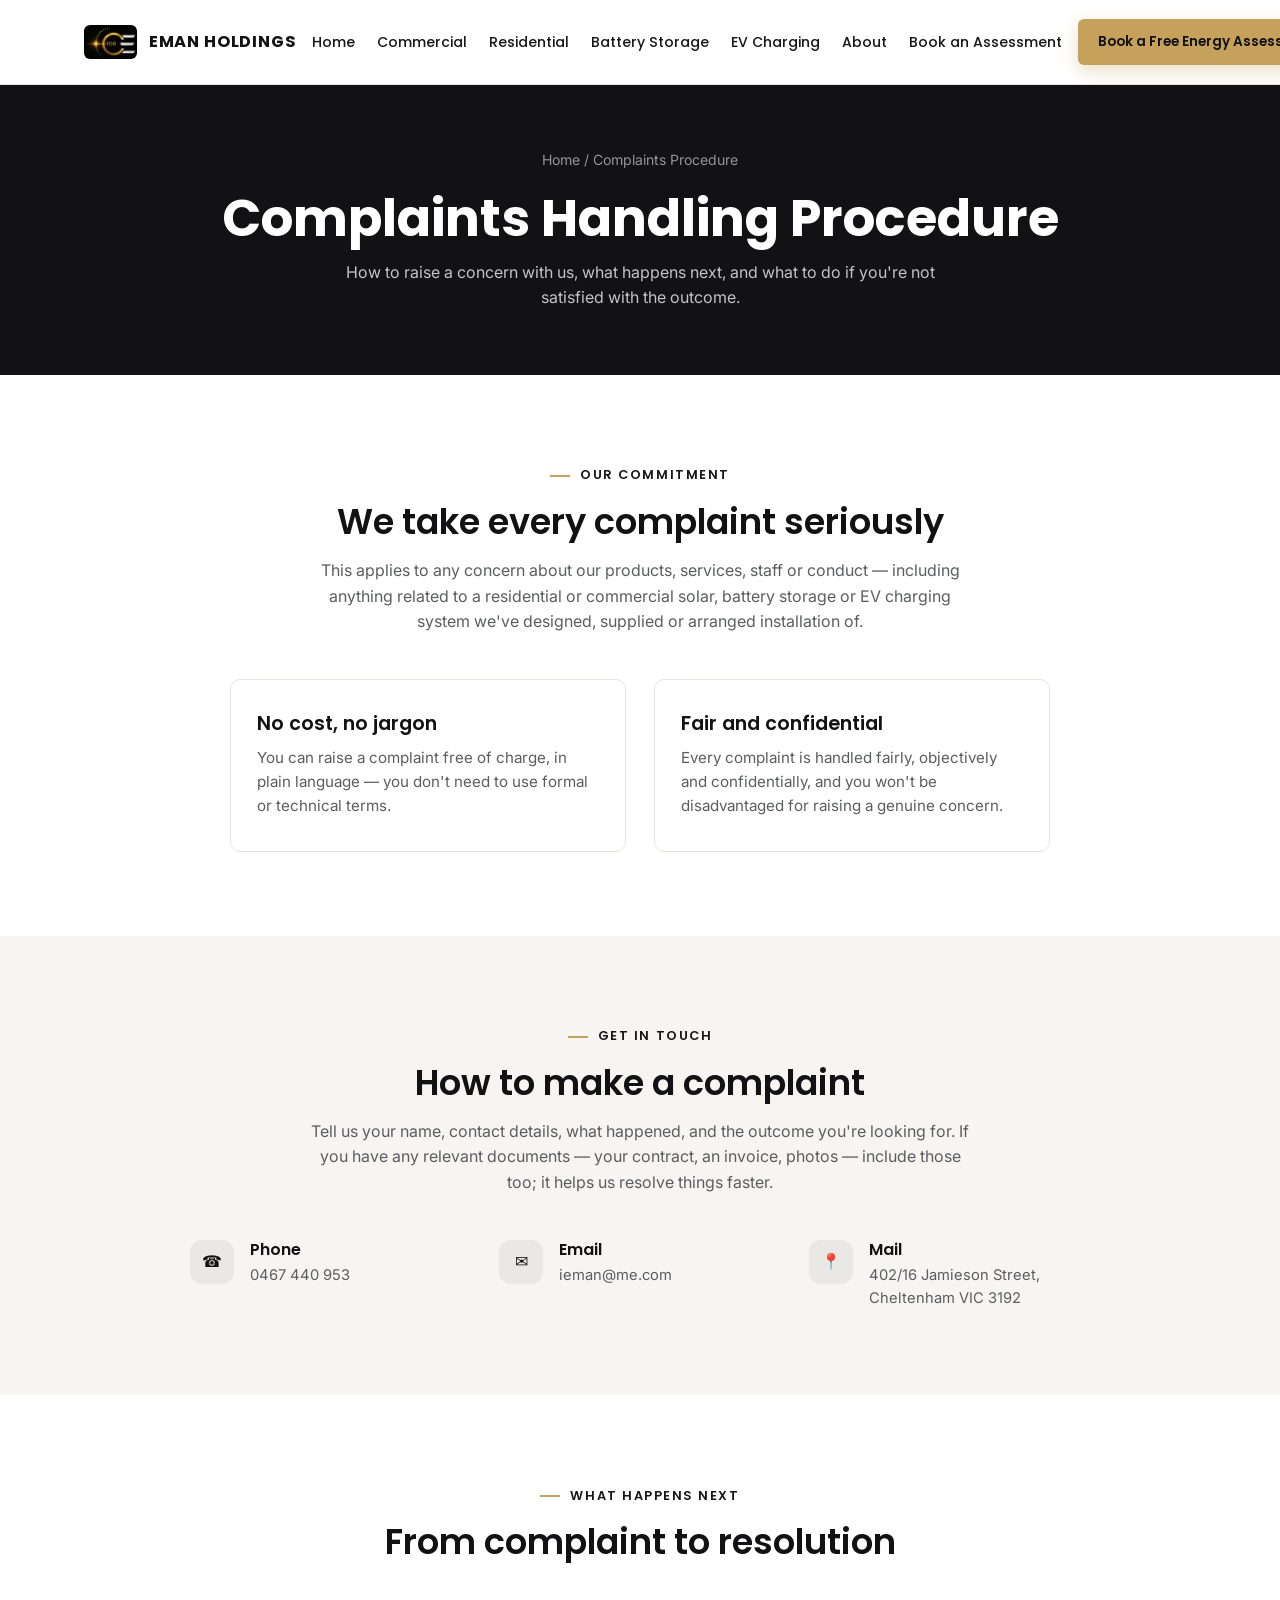
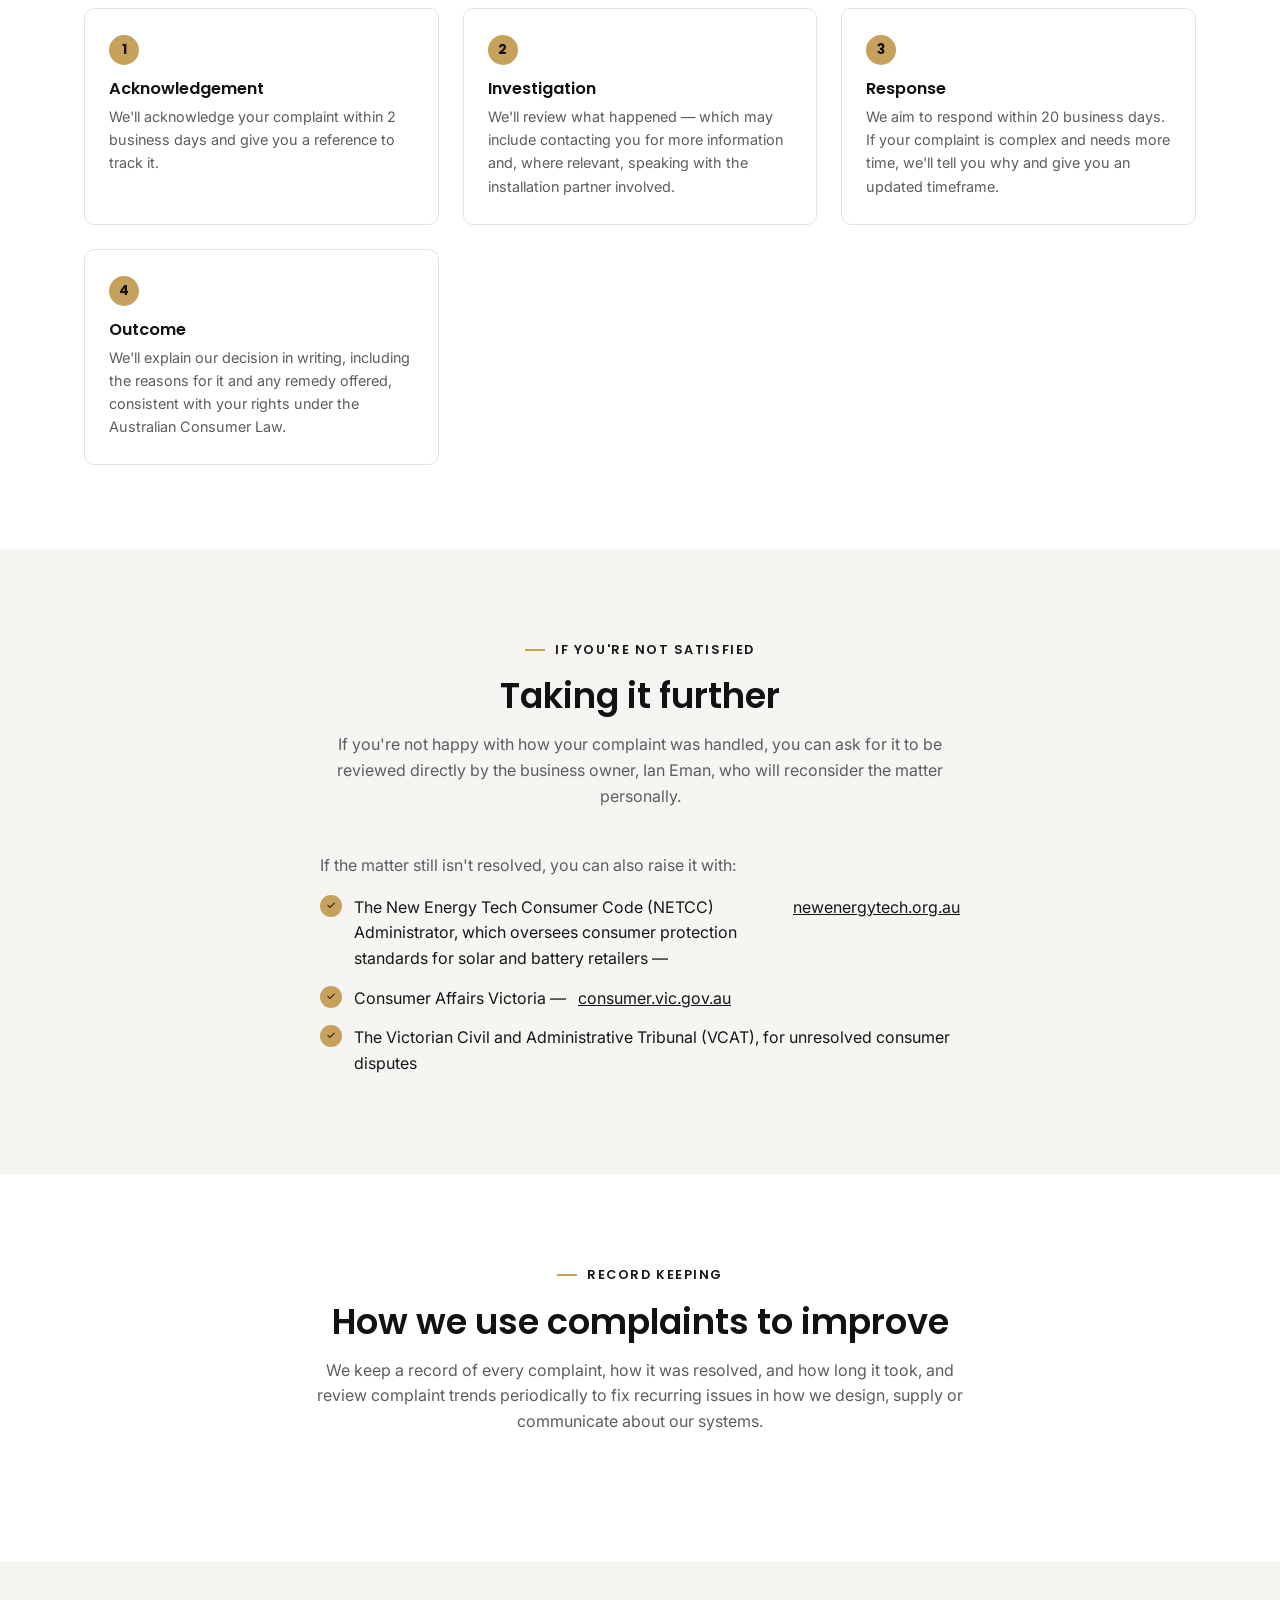
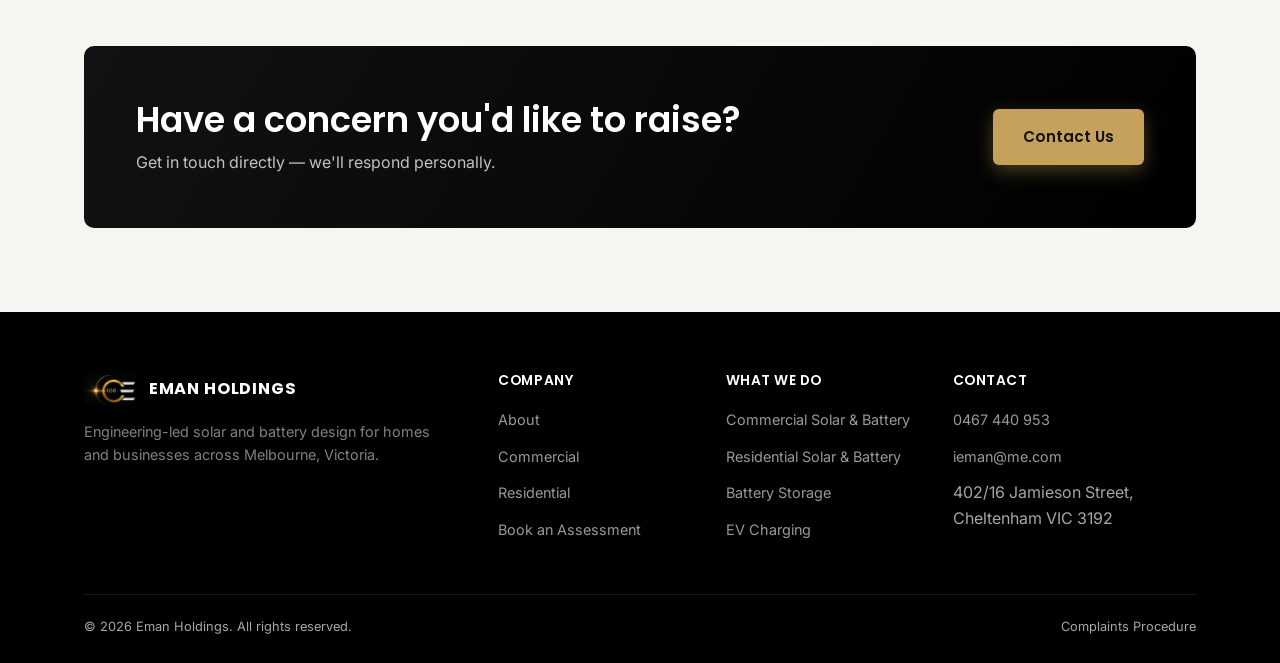
<file: complaints.html>
<!DOCTYPE html>
<html lang="en-AU">
<head>
<meta charset="UTF-8">
<meta name="viewport" content="width=device-width, initial-scale=1.0">
<title>Complaints Handling Procedure | Eman Holdings</title>
<meta name="description" content="How to make a complaint to Eman Holdings, what happens next, and what to do if you're not satisfied with the outcome.">
<link rel="icon" href="images/favicon.svg" type="image/svg+xml">
<link rel="preconnect" href="https://fonts.googleapis.com">
<link rel="preconnect" href="https://fonts.gstatic.com" crossorigin>
<link href="https://fonts.googleapis.com/css2?family=Inter:wght@400;500;600&family=Poppins:wght@500;600;700&display=swap" rel="stylesheet">
<link rel="stylesheet" href="css/styles.css">
</head>
<body data-page="complaints">

<header class="site-header" id="site-header"></header>

<section class="page-hero">
  <div class="container">
    <div class="breadcrumb"><a href="index.html">Home</a> / Complaints Procedure</div>
    <h1>Complaints Handling Procedure</h1>
    <p style="color:rgba(255,255,255,0.75);max-width:600px;margin:0 auto;">How to raise a concern with us, what happens next, and what to do if you're not satisfied with the outcome.</p>
  </div>
</section>

<section class="section">
  <div class="container">
    <div class="section-head">
      <span class="eyebrow">Our Commitment</span>
      <h2>We take every complaint seriously</h2>
      <p>This applies to any concern about our products, services, staff or conduct &mdash; including anything related to a residential or commercial solar, battery storage or EV charging system we've designed, supplied or arranged installation of.</p>
    </div>
    <div class="grid grid-2" style="max-width:820px;margin:0 auto;">
      <div class="card">
        <h3>No cost, no jargon</h3>
        <p>You can raise a complaint free of charge, in plain language &mdash; you don't need to use formal or technical terms.</p>
      </div>
      <div class="card">
        <h3>Fair and confidential</h3>
        <p>Every complaint is handled fairly, objectively and confidentially, and you won't be disadvantaged for raising a genuine concern.</p>
      </div>
    </div>
  </div>
</section>

<section class="section section-alt">
  <div class="container">
    <div class="section-head">
      <span class="eyebrow">Get In Touch</span>
      <h2>How to make a complaint</h2>
      <p>Tell us your name, contact details, what happened, and the outcome you're looking for. If you have any relevant documents &mdash; your contract, an invoice, photos &mdash; include those too; it helps us resolve things faster.</p>
    </div>
    <div class="grid grid-3" style="max-width:900px;margin:0 auto;">
      <div class="contact-info-item" style="margin-bottom:0;">
        <div class="icon-badge">&#9742;</div>
        <div>
          <h3>Phone</h3>
          <p><a href="tel:+61467440953" data-brand-phone style="color:inherit;">0467 440 953</a></p>
        </div>
      </div>
      <div class="contact-info-item" style="margin-bottom:0;">
        <div class="icon-badge">&#9993;</div>
        <div>
          <h3>Email</h3>
          <p><a href="mailto:ieman@me.com" data-brand-email style="color:inherit;">ieman@me.com</a></p>
        </div>
      </div>
      <div class="contact-info-item" style="margin-bottom:0;">
        <div class="icon-badge">&#128205;</div>
        <div>
          <h3>Mail</h3>
          <p data-brand-address>402/16 Jamieson Street, Cheltenham VIC 3192</p>
        </div>
      </div>
    </div>
  </div>
</section>

<section class="section">
  <div class="container">
    <div class="section-head">
      <span class="eyebrow">What Happens Next</span>
      <h2>From complaint to resolution</h2>
    </div>
    <div class="process-grid">
      <div class="process-step">
        <div class="step-num">1</div>
        <h3>Acknowledgement</h3>
        <p>We'll acknowledge your complaint within 2 business days and give you a reference to track it.</p>
      </div>
      <div class="process-step">
        <div class="step-num">2</div>
        <h3>Investigation</h3>
        <p>We'll review what happened &mdash; which may include contacting you for more information and, where relevant, speaking with the installation partner involved.</p>
      </div>
      <div class="process-step">
        <div class="step-num">3</div>
        <h3>Response</h3>
        <p>We aim to respond within 20 business days. If your complaint is complex and needs more time, we'll tell you why and give you an updated timeframe.</p>
      </div>
      <div class="process-step">
        <div class="step-num">4</div>
        <h3>Outcome</h3>
        <p>We'll explain our decision in writing, including the reasons for it and any remedy offered, consistent with your rights under the Australian Consumer Law.</p>
      </div>
    </div>
  </div>
</section>

<section class="section section-alt">
  <div class="container">
    <div class="section-head">
      <span class="eyebrow">If You're Not Satisfied</span>
      <h2>Taking it further</h2>
      <p>If you're not happy with how your complaint was handled, you can ask for it to be reviewed directly by the business owner, Ian Eman, who will reconsider the matter personally.</p>
    </div>
    <div style="max-width:640px;margin:0 auto;">
      <p style="margin-bottom:16px;">If the matter still isn't resolved, you can also raise it with:</p>
      <ul class="check-list">
        <li><span class="icon-badge">&#10003;</span> The New Energy Tech Consumer Code (NETCC) Administrator, which oversees consumer protection standards for solar and battery retailers &mdash; <a href="https://www.newenergytech.org.au" style="text-decoration:underline;">newenergytech.org.au</a></li>
        <li><span class="icon-badge">&#10003;</span> Consumer Affairs Victoria &mdash; <a href="https://www.consumer.vic.gov.au" style="text-decoration:underline;">consumer.vic.gov.au</a></li>
        <li><span class="icon-badge">&#10003;</span> The Victorian Civil and Administrative Tribunal (VCAT), for unresolved consumer disputes</li>
      </ul>
    </div>
  </div>
</section>

<section class="section">
  <div class="container">
    <div class="section-head">
      <span class="eyebrow">Record Keeping</span>
      <h2>How we use complaints to improve</h2>
      <p>We keep a record of every complaint, how it was resolved, and how long it took, and review complaint trends periodically to fix recurring issues in how we design, supply or communicate about our systems.</p>
    </div>
  </div>
</section>

<section class="section section-alt">
  <div class="container">
    <div class="cta-band">
      <div>
        <h2>Have a concern you'd like to raise?</h2>
        <p>Get in touch directly &mdash; we'll respond personally.</p>
      </div>
      <a href="contact.html" class="btn btn-primary">Contact Us</a>
    </div>
  </div>
</section>

<footer class="site-footer" id="site-footer"></footer>

<script src="js/brand.js"></script>
<script src="js/layout.js"></script>
<script src="js/main.js"></script>
</body>
</html>
</file>
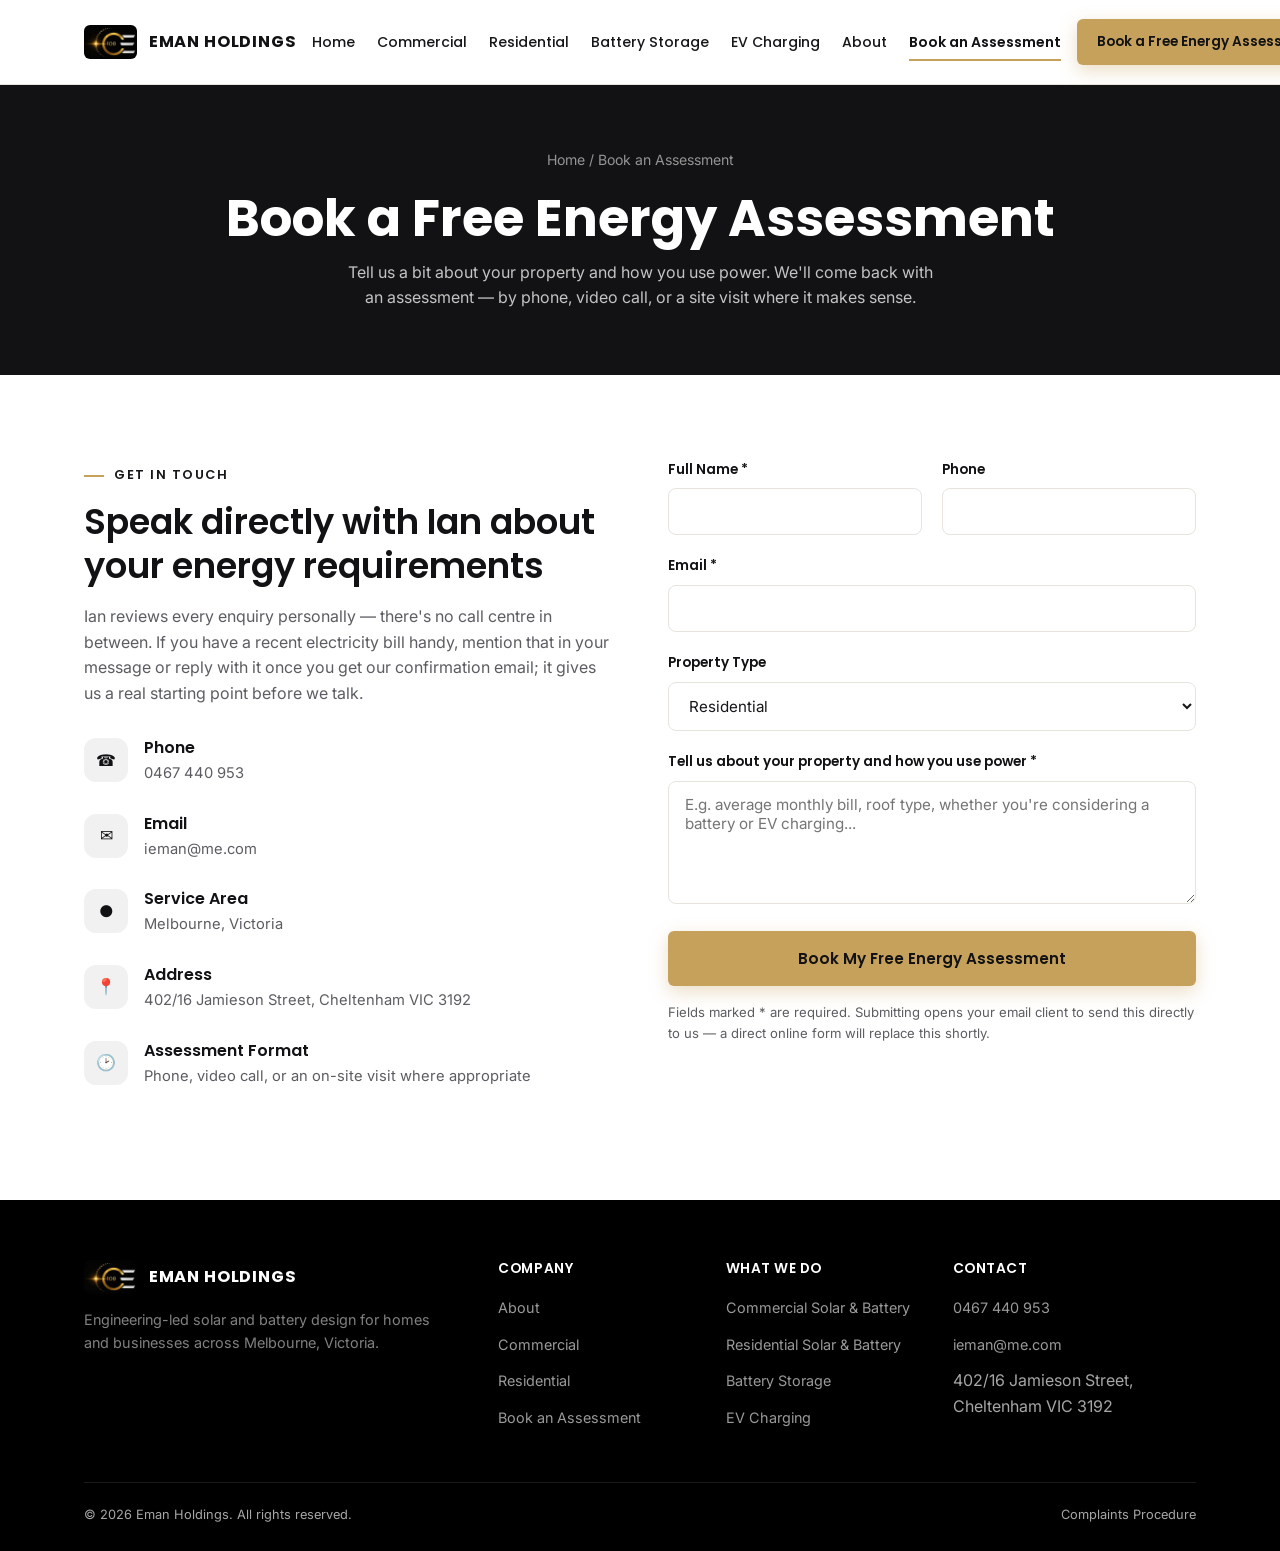
<file: contact.html>
<!DOCTYPE html>
<html lang="en-AU">
<head>
<meta charset="UTF-8">
<meta name="viewport" content="width=device-width, initial-scale=1.0">
<title>Book a Free Energy Assessment | Eman Holdings</title>
<meta name="description" content="Book a free energy assessment for residential or commercial solar and battery storage in Melbourne. By phone, video call, or a site visit where it makes sense.">
<link rel="icon" href="images/favicon.svg" type="image/svg+xml">
<link rel="preconnect" href="https://fonts.googleapis.com">
<link rel="preconnect" href="https://fonts.gstatic.com" crossorigin>
<link href="https://fonts.googleapis.com/css2?family=Inter:wght@400;500;600&family=Poppins:wght@500;600;700&display=swap" rel="stylesheet">
<link rel="stylesheet" href="css/styles.css">
</head>
<body data-page="contact">

<header class="site-header" id="site-header"></header>

<section class="page-hero">
  <div class="container">
    <div class="breadcrumb"><a href="index.html">Home</a> / Book an Assessment</div>
    <h1>Book a Free Energy Assessment</h1>
    <p style="color:rgba(255,255,255,0.75);max-width:600px;margin:0 auto;">Tell us a bit about your property and how you use power. We'll come back with an assessment &mdash; by phone, video call, or a site visit where it makes sense.</p>
  </div>
</section>

<section class="section" id="speak-to-engineer">
  <div class="container contact-grid">
    <div>
      <span class="eyebrow">Get In Touch</span>
      <h2>Speak directly with Ian about your energy requirements</h2>
      <p style="margin:16px 0 32px;">Ian reviews every enquiry personally &mdash; there's no call centre in between. If you have a recent electricity bill handy, mention that in your message or reply with it once you get our confirmation email; it gives us a real starting point before we talk.</p>

      <div class="contact-info-item">
        <div class="icon-badge">&#9742;</div>
        <div>
          <h3>Phone</h3>
          <p><a href="tel:+61467440953" data-brand-phone style="color:inherit;">0467 440 953</a></p>
        </div>
      </div>
      <div class="contact-info-item">
        <div class="icon-badge">&#9993;</div>
        <div>
          <h3>Email</h3>
          <p><a href="mailto:ieman@me.com" data-brand-email style="color:inherit;">ieman@me.com</a></p>
        </div>
      </div>
      <div class="contact-info-item">
        <div class="icon-badge">&#9679;</div>
        <div>
          <h3>Service Area</h3>
          <p data-brand-regions>Melbourne, Victoria</p>
        </div>
      </div>
      <div class="contact-info-item">
        <div class="icon-badge">&#128205;</div>
        <div>
          <h3>Address</h3>
          <p data-brand-address>402/16 Jamieson Street, Cheltenham VIC 3192</p>
        </div>
      </div>
      <div class="contact-info-item">
        <div class="icon-badge">&#128337;</div>
        <div>
          <h3>Assessment Format</h3>
          <p>Phone, video call, or an on-site visit where appropriate</p>
        </div>
      </div>
    </div>

    <div>
      <form id="contact-form" novalidate>
        <div class="form-row">
          <div class="form-group">
            <label for="name">Full Name *</label>
            <input type="text" id="name" name="name" required>
          </div>
          <div class="form-group">
            <label for="phone">Phone</label>
            <input type="tel" id="phone" name="phone">
          </div>
        </div>
        <div class="form-group">
          <label for="email">Email *</label>
          <input type="email" id="email" name="email" required>
        </div>
        <div class="form-group">
          <label for="propertyType">Property Type</label>
          <select id="propertyType" name="propertyType">
            <option>Residential</option>
            <option>Commercial</option>
            <option>Not sure yet</option>
          </select>
        </div>
        <div class="form-group">
          <label for="message">Tell us about your property and how you use power *</label>
          <textarea id="message" name="message" rows="5" required placeholder="E.g. average monthly bill, roof type, whether you're considering a battery or EV charging..."></textarea>
        </div>
        <button type="submit" class="btn btn-primary" style="width:100%;">Book My Free Energy Assessment</button>
        <p id="form-status"></p>
        <p class="form-note">Fields marked * are required. Submitting opens your email client to send this directly to us &mdash; a direct online form will replace this shortly.</p>
      </form>
    </div>
  </div>
</section>

<footer class="site-footer" id="site-footer"></footer>

<script src="js/brand.js"></script>
<script src="js/layout.js"></script>
<script src="js/main.js"></script>
</body>
</html>
</file>
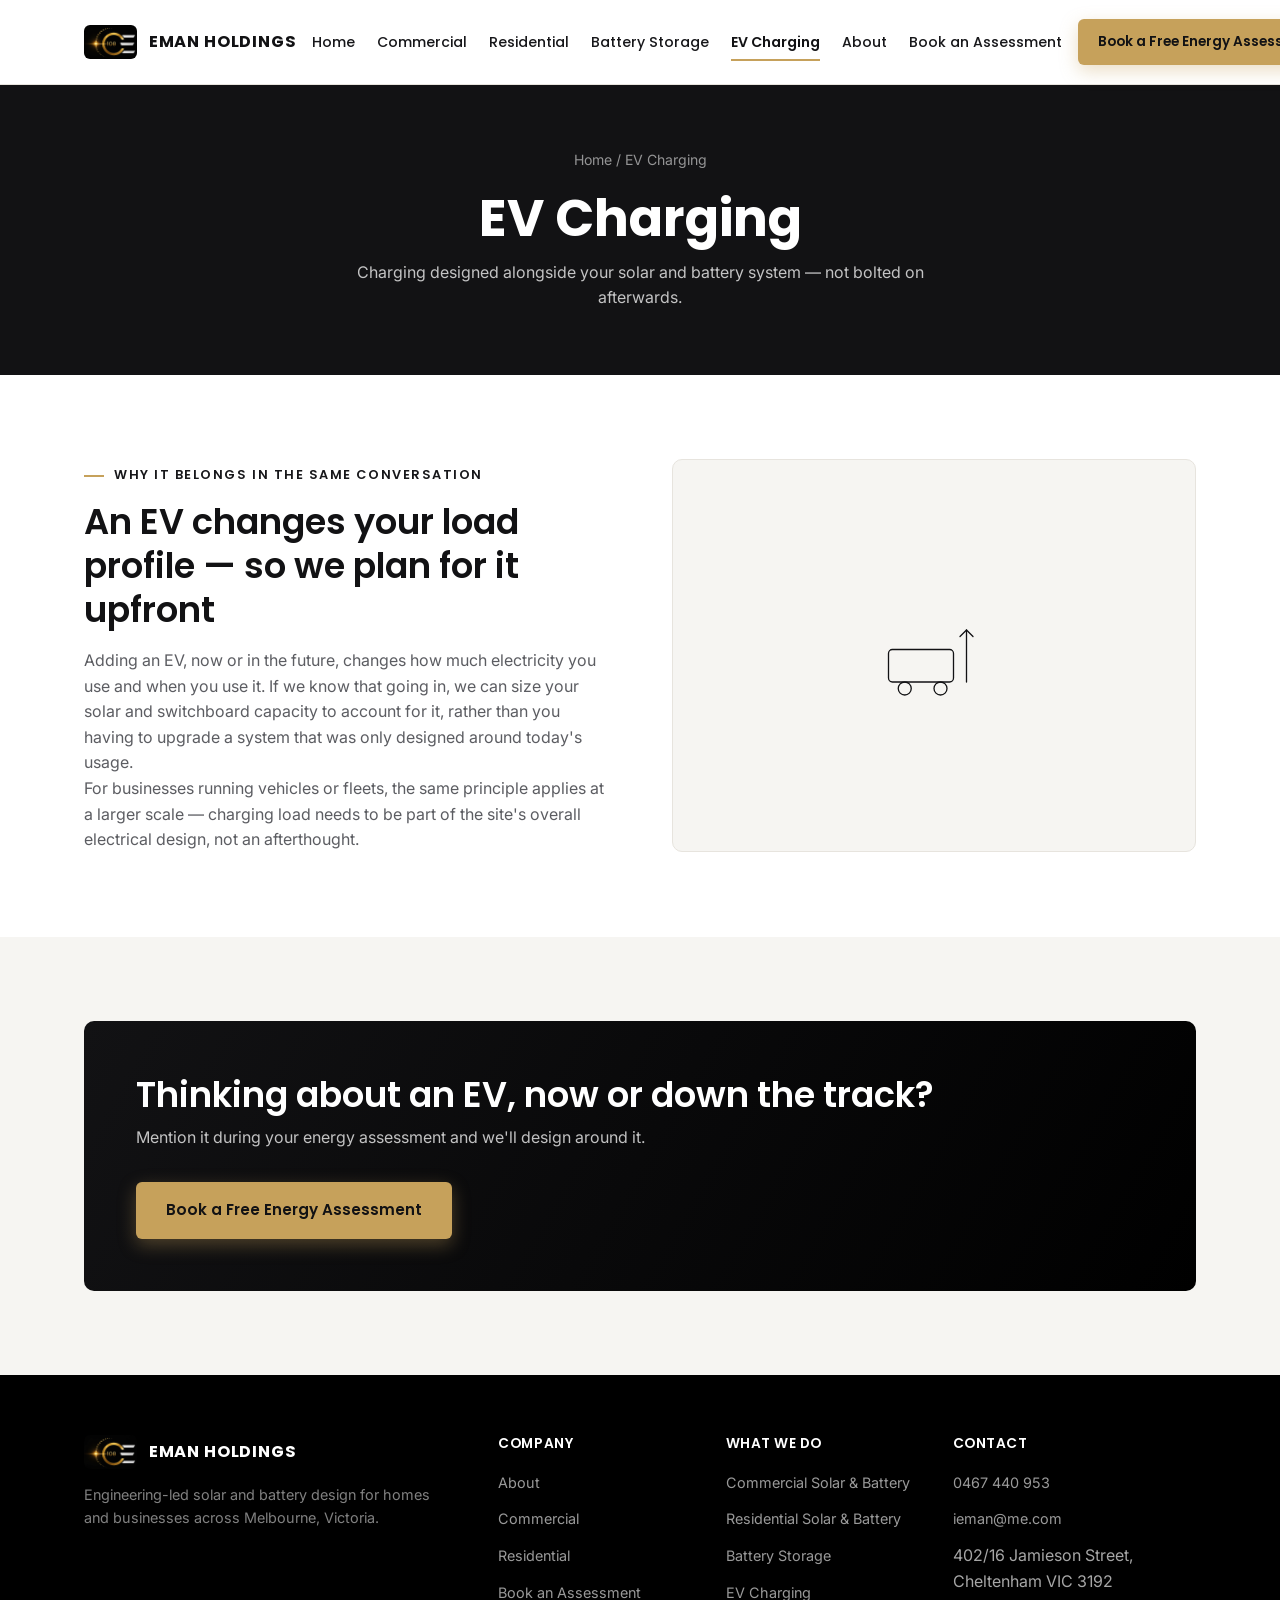
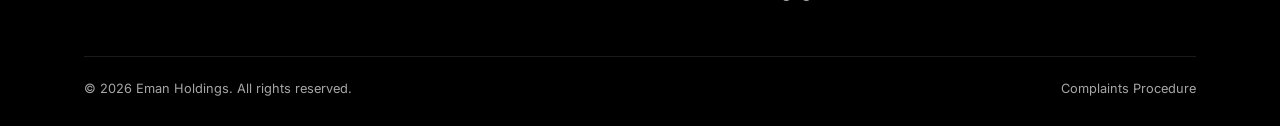
<file: ev-charging.html>
<!DOCTYPE html>
<html lang="en-AU">
<head>
<meta charset="UTF-8">
<meta name="viewport" content="width=device-width, initial-scale=1.0">
<title>EV Charging | Eman Holdings</title>
<meta name="description" content="EV charging designed alongside your solar and battery system, for homes and businesses across Melbourne.">
<link rel="icon" href="images/favicon.svg" type="image/svg+xml">
<link rel="preconnect" href="https://fonts.googleapis.com">
<link rel="preconnect" href="https://fonts.gstatic.com" crossorigin>
<link href="https://fonts.googleapis.com/css2?family=Inter:wght@400;500;600&family=Poppins:wght@500;600;700&display=swap" rel="stylesheet">
<link rel="stylesheet" href="css/styles.css">
</head>
<body data-page="ev">

<header class="site-header" id="site-header"></header>

<section class="page-hero">
  <div class="container">
    <div class="breadcrumb"><a href="index.html">Home</a> / EV Charging</div>
    <h1>EV Charging</h1>
    <p style="color:rgba(255,255,255,0.75);max-width:600px;margin:0 auto;">Charging designed alongside your solar and battery system &mdash; not bolted on afterwards.</p>
  </div>
</section>

<section class="section">
  <div class="container split">
    <div>
      <span class="eyebrow">Why It Belongs in the Same Conversation</span>
      <h2>An EV changes your load profile &mdash; so we plan for it upfront</h2>
      <p style="margin-top:16px;">Adding an EV, now or in the future, changes how much electricity you use and when you use it. If we know that going in, we can size your solar and switchboard capacity to account for it, rather than you having to upgrade a system that was only designed around today's usage.</p>
      <p>For businesses running vehicles or fleets, the same principle applies at a larger scale &mdash; charging load needs to be part of the site's overall electrical design, not an afterthought.</p>
    </div>
    <div class="media-block">
      <svg viewBox="0 0 200 200" width="130" fill="none" stroke="var(--color-primary)" stroke-width="2"><rect x="30" y="90" width="100" height="50" rx="6"/><circle cx="55" cy="150" r="10"/><circle cx="110" cy="150" r="10"/><path d="M150 60v80" stroke-linecap="round"/><path d="M140 70l10-10 10 10" stroke-linecap="round" stroke-linejoin="round"/></svg>
    </div>
  </div>
</section>

<section class="section section-alt">
  <div class="container">
    <div class="cta-band">
      <div>
        <h2>Thinking about an EV, now or down the track?</h2>
        <p>Mention it during your energy assessment and we'll design around it.</p>
      </div>
      <a href="contact.html" class="btn btn-primary">Book a Free Energy Assessment</a>
    </div>
  </div>
</section>

<footer class="site-footer" id="site-footer"></footer>

<script src="js/brand.js"></script>
<script src="js/layout.js"></script>
<script src="js/main.js"></script>
</body>
</html>
</file>
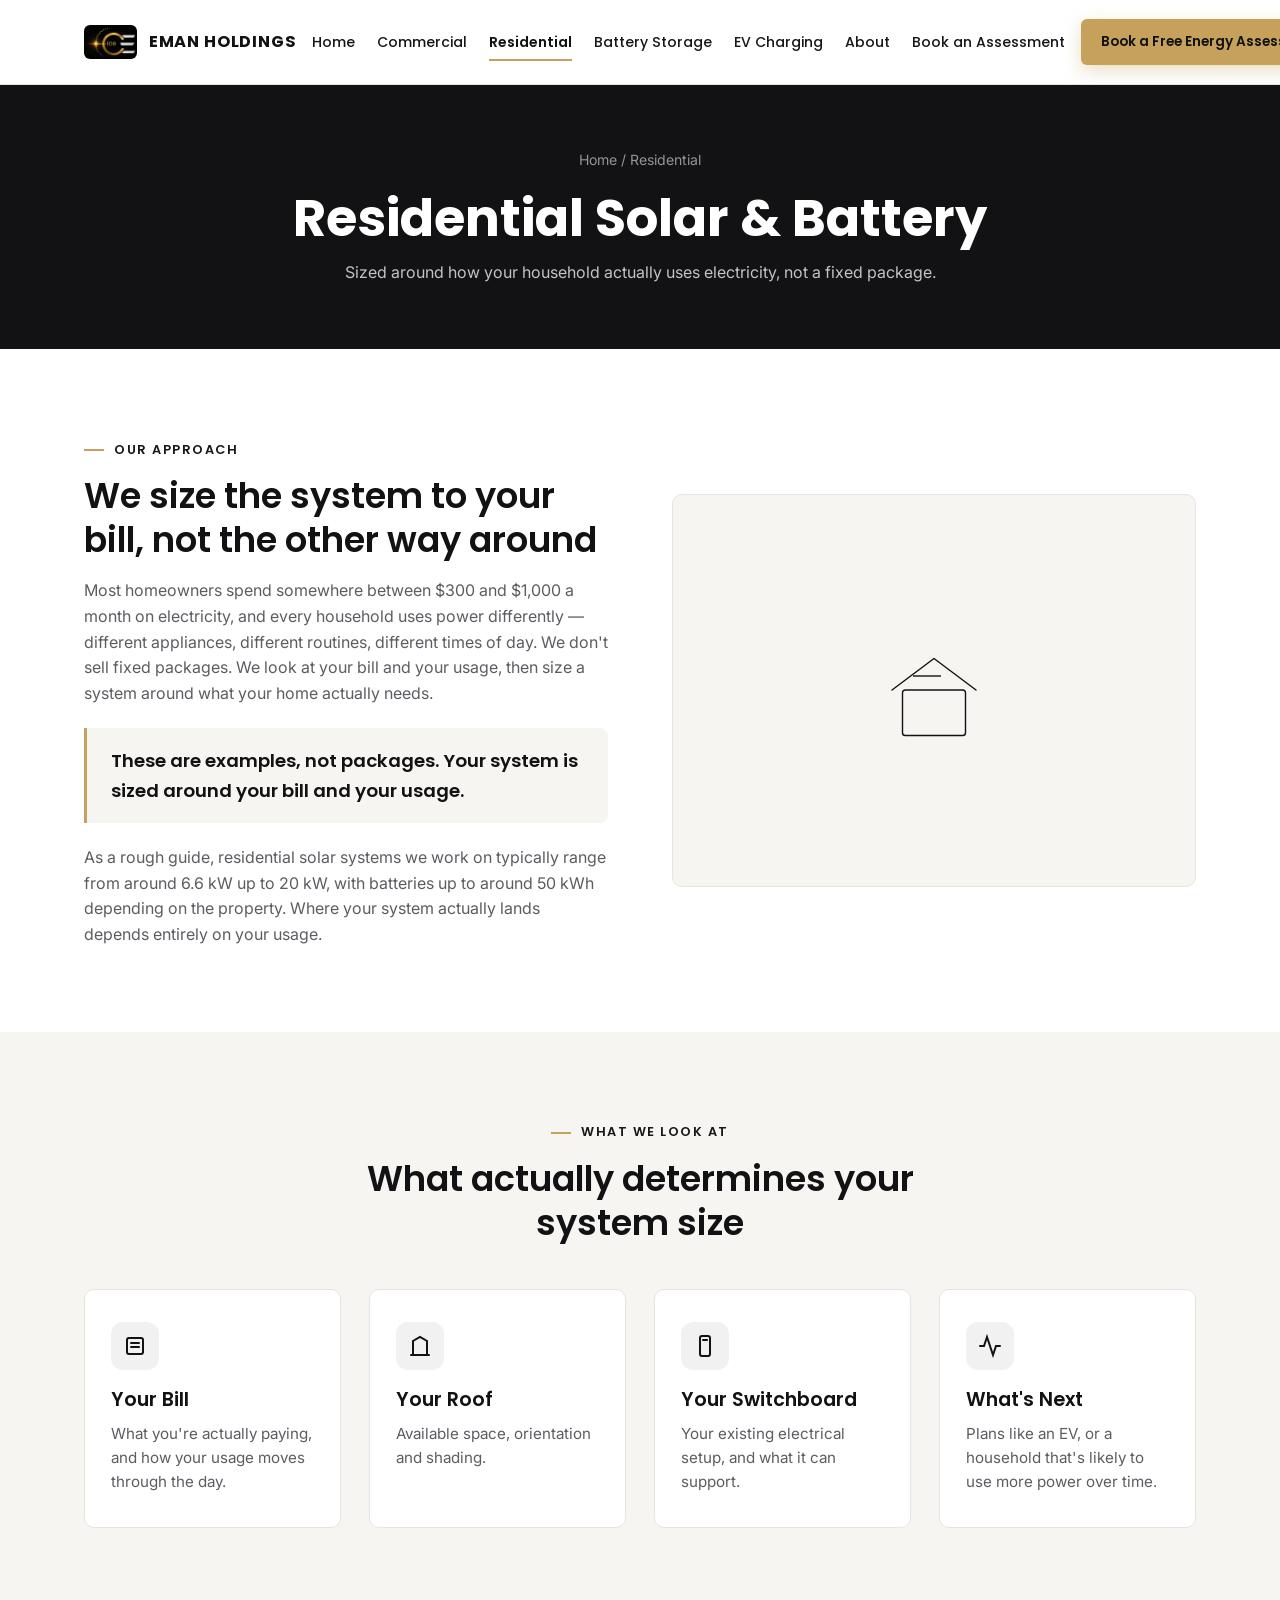
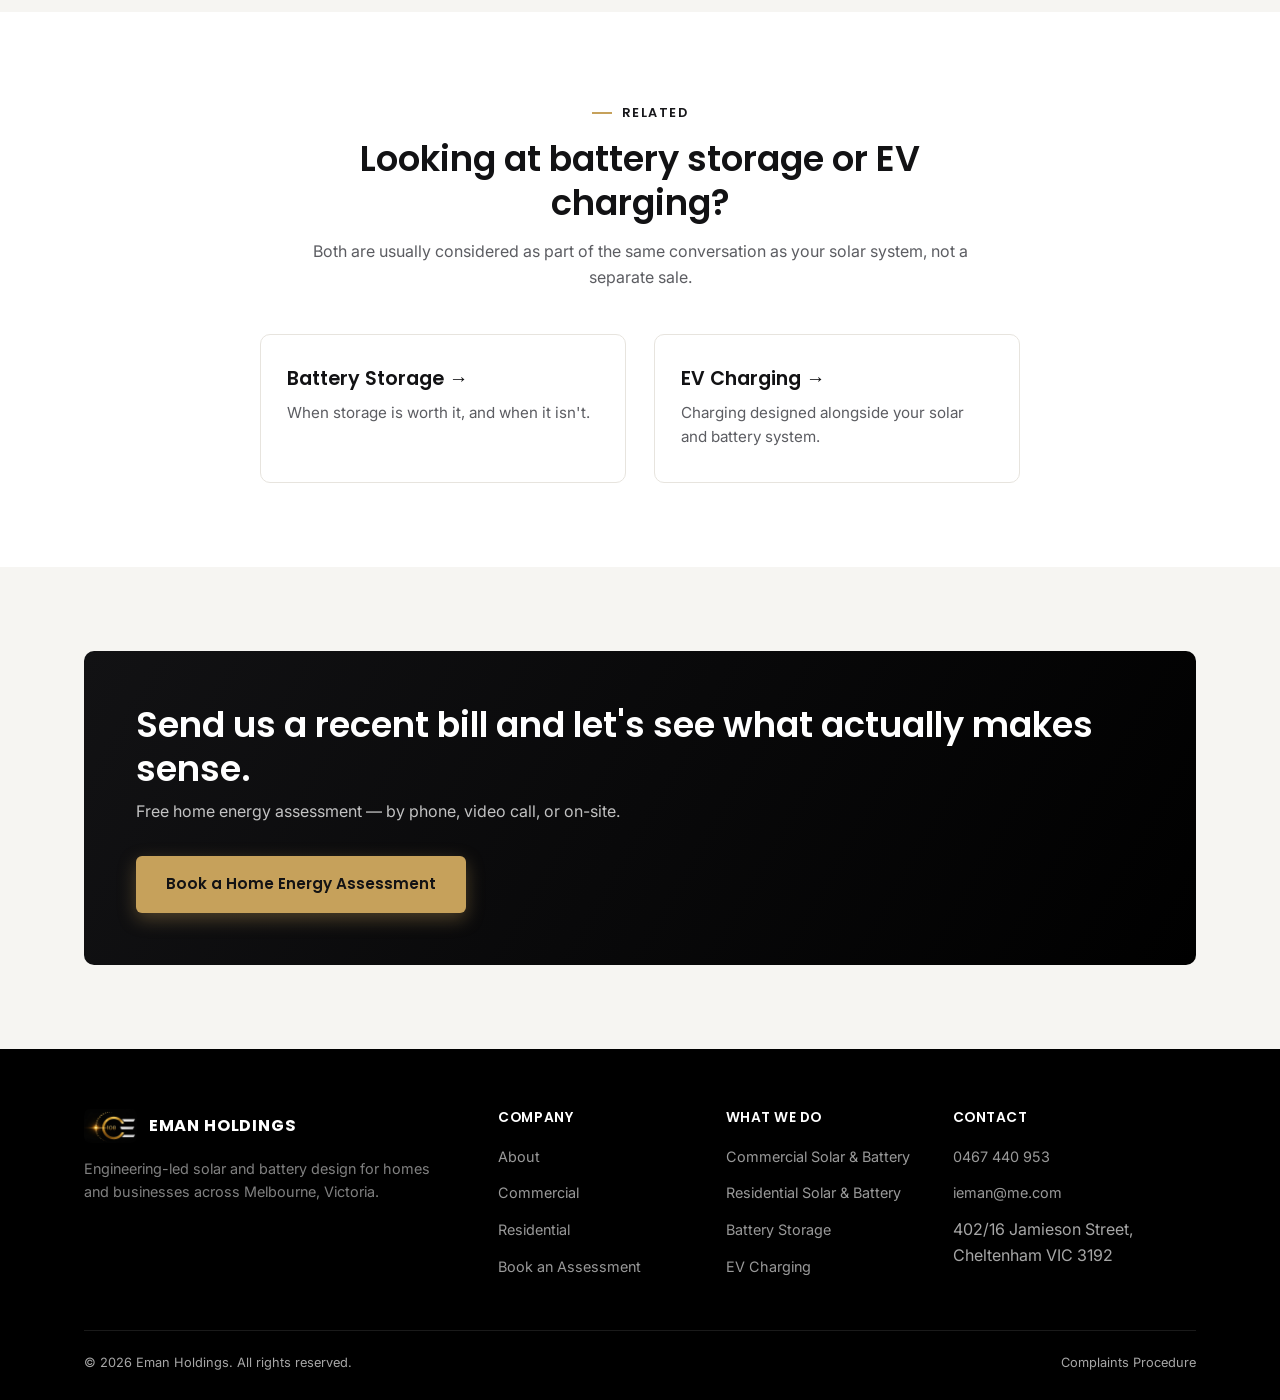
<file: residential.html>
<!DOCTYPE html>
<html lang="en-AU">
<head>
<meta charset="UTF-8">
<meta name="viewport" content="width=device-width, initial-scale=1.0">
<title>Residential Solar &amp; Battery | Eman Holdings</title>
<meta name="description" content="Solar and battery storage sized around how your household actually uses electricity, not a fixed package. Servicing Melbourne.">
<link rel="icon" href="images/favicon.svg" type="image/svg+xml">
<link rel="preconnect" href="https://fonts.googleapis.com">
<link rel="preconnect" href="https://fonts.gstatic.com" crossorigin>
<link href="https://fonts.googleapis.com/css2?family=Inter:wght@400;500;600&family=Poppins:wght@500;600;700&display=swap" rel="stylesheet">
<link rel="stylesheet" href="css/styles.css">
</head>
<body data-page="residential">

<header class="site-header" id="site-header"></header>

<section class="page-hero">
  <div class="container">
    <div class="breadcrumb"><a href="index.html">Home</a> / Residential</div>
    <h1>Residential Solar &amp; Battery</h1>
    <p style="color:rgba(255,255,255,0.75);max-width:600px;margin:0 auto;">Sized around how your household actually uses electricity, not a fixed package.</p>
  </div>
</section>

<section class="section">
  <div class="container split">
    <div>
      <span class="eyebrow">Our Approach</span>
      <h2>We size the system to your bill, not the other way around</h2>
      <p style="margin-top:16px;">Most homeowners spend somewhere between $300 and $1,000 a month on electricity, and every household uses power differently &mdash; different appliances, different routines, different times of day. We don't sell fixed packages. We look at your bill and your usage, then size a system around what your home actually needs.</p>
      <div class="pull-quote">These are examples, not packages. Your system is sized around your bill and your usage.</div>
      <p>As a rough guide, residential solar systems we work on typically range from around 6.6 kW up to 20 kW, with batteries up to around 50 kWh depending on the property. Where your system actually lands depends entirely on your usage.</p>
    </div>
    <div class="media-block">
      <svg viewBox="0 0 200 200" width="140" fill="none" stroke="var(--color-primary)" stroke-width="2"><path d="M40 100l60-45 60 45" stroke-linecap="round" stroke-linejoin="round"/><rect x="55" y="100" width="90" height="65" rx="4"/><line x1="70" y1="80" x2="110" y2="80"/></svg>
    </div>
  </div>
</section>

<section class="section section-alt">
  <div class="container">
    <div class="section-head">
      <span class="eyebrow">What We Look At</span>
      <h2>What actually determines your system size</h2>
    </div>
    <div class="grid grid-4">
      <div class="card">
        <div class="icon"><svg viewBox="0 0 24 24" fill="none" stroke="currentColor" stroke-width="2" stroke-linecap="round"><rect x="4" y="4" width="16" height="16" rx="2"/><line x1="8" y1="9" x2="16" y2="9"/><line x1="8" y1="13" x2="16" y2="13"/></svg></div>
        <h3>Your Bill</h3>
        <p>What you're actually paying, and how your usage moves through the day.</p>
      </div>
      <div class="card">
        <div class="icon"><svg viewBox="0 0 24 24" fill="none" stroke="currentColor" stroke-width="2" stroke-linecap="round"><path d="M3 21h18"/><path d="M5 21V7l7-4 7 4v14"/></svg></div>
        <h3>Your Roof</h3>
        <p>Available space, orientation and shading.</p>
      </div>
      <div class="card">
        <div class="icon"><svg viewBox="0 0 24 24" fill="none" stroke="currentColor" stroke-width="2" stroke-linecap="round"><rect x="7" y="2" width="10" height="20" rx="2"/><line x1="10" y1="6" x2="14" y2="6"/></svg></div>
        <h3>Your Switchboard</h3>
        <p>Your existing electrical setup, and what it can support.</p>
      </div>
      <div class="card">
        <div class="icon"><svg viewBox="0 0 24 24" fill="none" stroke="currentColor" stroke-width="2" stroke-linecap="round"><path d="M22 12h-4l-3 9L9 3l-3 9H2"/></svg></div>
        <h3>What's Next</h3>
        <p>Plans like an EV, or a household that's likely to use more power over time.</p>
      </div>
    </div>
  </div>
</section>

<section class="section">
  <div class="container">
    <div class="section-head">
      <span class="eyebrow">Related</span>
      <h2>Looking at battery storage or EV charging?</h2>
      <p>Both are usually considered as part of the same conversation as your solar system, not a separate sale.</p>
    </div>
    <div class="grid grid-2" style="max-width:760px;margin:0 auto;">
      <a href="battery-storage.html" class="card">
        <h3>Battery Storage &rarr;</h3>
        <p>When storage is worth it, and when it isn't.</p>
      </a>
      <a href="ev-charging.html" class="card">
        <h3>EV Charging &rarr;</h3>
        <p>Charging designed alongside your solar and battery system.</p>
      </a>
    </div>
  </div>
</section>

<section class="section section-alt">
  <div class="container">
    <div class="cta-band">
      <div>
        <h2>Send us a recent bill and let's see what actually makes sense.</h2>
        <p>Free home energy assessment &mdash; by phone, video call, or on-site.</p>
      </div>
      <a href="contact.html" class="btn btn-primary">Book a Home Energy Assessment</a>
    </div>
  </div>
</section>

<footer class="site-footer" id="site-footer"></footer>

<script src="js/brand.js"></script>
<script src="js/layout.js"></script>
<script src="js/main.js"></script>
</body>
</html>
</file>
<file: css/styles.css>
/* ============================================================
   Brand tokens — visual direction set by the Chartered Energy
   logo (the future brand): black/charcoal, warm metallic gold,
   white, soft silver. Restrained — gold is an accent, not a
   dominant colour. Business NAME text lives in js/brand.js.
   ============================================================ */
:root {
  --color-primary: #121214;       /* near-black charcoal — dark sections, footer, headings */
  --color-primary-light: #1e1e21;
  --color-gold: #c6a15b;          /* metallic gold accent — buttons, credentials, dividers */
  --color-gold-dark: #a2823f;
  --color-bg: #ffffff;
  --color-bg-alt: #f6f5f2;        /* warm light grey */
  --color-text: #17171a;
  --color-text-muted: #5c5d62;
  --color-border: #e7e4de;
  --font-heading: 'Poppins', 'Segoe UI', Arial, sans-serif;
  --font-body: 'Inter', 'Segoe UI', Arial, sans-serif;
  --container-width: 1160px;
  --radius: 10px;
  --shadow: 0 4px 20px rgba(18, 18, 20, 0.08);
  --shadow-lg: 0 10px 40px rgba(18, 18, 20, 0.16);
}

* { box-sizing: border-box; margin: 0; padding: 0; }

html { scroll-behavior: smooth; }

body {
  font-family: var(--font-body);
  color: var(--color-text);
  background: var(--color-bg);
  line-height: 1.6;
  -webkit-font-smoothing: antialiased;
}

img { max-width: 100%; display: block; }
a { color: inherit; text-decoration: none; }
ul { list-style: none; }

.container {
  width: 100%;
  max-width: var(--container-width);
  margin: 0 auto;
  padding: 0 24px;
}

h1, h2, h3, h4 {
  font-family: var(--font-heading);
  font-weight: 600;
  line-height: 1.25;
  color: var(--color-primary);
}

h1 { font-size: clamp(2.1rem, 4.2vw, 3.2rem); font-weight: 700; }
h2 { font-size: clamp(1.6rem, 2.8vw, 2.2rem); }
h3 { font-size: 1.2rem; }

p { color: var(--color-text-muted); }

.section { padding: 84px 0; }
.section-alt { background: var(--color-bg-alt); }
.section-dark { background: var(--color-primary); color: #fff; }
.section-dark h2, .section-dark h3 { color: #fff; }
.section-dark p { color: rgba(255,255,255,0.75); }

.eyebrow {
  display: inline-flex;
  align-items: center;
  gap: 10px;
  font-family: var(--font-heading);
  font-size: 0.8rem;
  font-weight: 600;
  letter-spacing: 0.12em;
  text-transform: uppercase;
  color: var(--color-text);
  margin-bottom: 14px;
}
.eyebrow::before {
  content: '';
  display: inline-block;
  width: 20px;
  height: 2px;
  background: var(--color-gold);
}
.section-dark .eyebrow, .statement-band .eyebrow { color: var(--color-gold); }
.section-dark .eyebrow::before, .statement-band .eyebrow::before { background: var(--color-gold); }

.section-head {
  max-width: 660px;
  margin: 0 auto 44px;
  text-align: center;
}
.section-head .eyebrow { justify-content: center; }
.section-head p { margin-top: 14px; }

.gold-rule {
  width: 56px;
  height: 3px;
  background: var(--color-gold);
  border-radius: 2px;
  margin: 0 auto 26px;
}

/* Buttons */
.btn {
  display: inline-flex;
  align-items: center;
  justify-content: center;
  gap: 8px;
  font-family: var(--font-heading);
  font-weight: 600;
  font-size: 0.95rem;
  padding: 14px 28px;
  border-radius: 6px;
  border: 2px solid transparent;
  cursor: pointer;
  transition: transform 0.15s ease, box-shadow 0.15s ease, background 0.2s ease, color 0.2s ease;
  white-space: nowrap;
}
.btn:hover { transform: translateY(-2px); }
.btn-primary {
  background: var(--color-gold);
  color: var(--color-primary);
  box-shadow: 0 6px 18px rgba(198, 161, 91, 0.35);
}
.btn-primary:hover { background: var(--color-gold-dark); }
.btn-outline {
  background: transparent;
  border-color: rgba(255,255,255,0.5);
  color: #fff;
}
.btn-outline:hover { background: rgba(255,255,255,0.1); border-color: var(--color-gold); }
.btn-outline-dark {
  background: transparent;
  border-color: var(--color-primary);
  color: var(--color-primary);
}
.btn-outline-dark:hover { background: var(--color-primary); color: #fff; }
.btn-sm { padding: 10px 18px; font-size: 0.85rem; }
.btn-link {
  display: inline-flex;
  align-items: center;
  gap: 6px;
  font-family: var(--font-heading);
  font-weight: 600;
  font-size: 0.9rem;
  color: var(--color-gold-dark);
}
.btn-link:hover { text-decoration: underline; }

/* ============ Header / Nav ============ */
.site-header {
  position: sticky;
  top: 0;
  z-index: 100;
  background: rgba(255,255,255,0.97);
  backdrop-filter: blur(8px);
  border-bottom: 1px solid var(--color-border);
  min-height: 84px;
}
.nav-wrap {
  display: flex;
  align-items: center;
  justify-content: space-between;
  height: 84px;
  gap: 16px;
}
.logo {
  display: flex;
  align-items: center;
  gap: 12px;
  font-family: var(--font-heading);
  font-weight: 700;
  font-size: 1.02rem;
  letter-spacing: 0.05em;
  color: var(--color-primary);
  flex-shrink: 0;
}
.logo .mark { height: 34px; width: auto; flex-shrink: 0; border-radius: 6px; }

.nav-links {
  display: flex;
  align-items: center;
  gap: 22px;
  flex-wrap: nowrap;
}
.nav-links a {
  font-family: var(--font-heading);
  font-weight: 500;
  font-size: 0.88rem;
  color: var(--color-text);
  position: relative;
  padding: 6px 0;
  white-space: nowrap;
}
.nav-links a:hover { color: var(--color-gold-dark); }
.nav-links a.active { color: var(--color-primary); font-weight: 600; }
.nav-links a.active::after {
  content: '';
  position: absolute;
  left: 0; bottom: -2px;
  width: 100%; height: 2px;
  background: var(--color-gold);
}
.nav-cta { display: flex; align-items: center; gap: 20px; flex-shrink: 0; }

.nav-toggle {
  display: none;
  flex-direction: column;
  gap: 5px;
  background: none;
  border: none;
  cursor: pointer;
  padding: 8px;
}
.nav-toggle span {
  width: 24px; height: 2px;
  background: var(--color-primary);
  border-radius: 2px;
}

/* ============ Hero ============ */
.hero {
  position: relative;
  background: linear-gradient(150deg, var(--color-primary) 0%, var(--color-primary-light) 55%, #000000 100%);
  color: #fff;
  overflow: hidden;
  padding: 88px 0 104px;
  text-align: center;
}
.hero::before {
  content: '';
  position: absolute;
  inset: 0;
  background-image: radial-gradient(circle at 82% 18%, rgba(198,161,91,0.22), transparent 42%);
  pointer-events: none;
}
.hero-inner { position: relative; z-index: 1; max-width: 760px; margin: 0 auto; }
.hero-logo { max-width: min(420px, 85%); width: 100%; height: auto; margin: 0 auto 32px; }
.hero-brand {
  display: block;
  font-family: var(--font-heading);
  font-weight: 700;
  font-size: 1.05rem;
  letter-spacing: 0.22em;
  color: #fff;
  margin-bottom: 14px;
}
.hero-services {
  display: flex;
  align-items: center;
  justify-content: center;
  gap: 10px;
  flex-wrap: wrap;
  font-family: var(--font-heading);
  font-weight: 600;
  font-size: 0.8rem;
  letter-spacing: 0.16em;
  text-transform: uppercase;
  color: var(--color-gold);
  margin-bottom: 30px;
}
.hero-services .dash { width: 30px; height: 1px; background: rgba(198,161,91,0.5); }
.hero-services .sep { color: rgba(255,255,255,0.3); }
.hero-services .service-item { display: inline-flex; align-items: center; gap: 6px; }
.hero h1 { color: #fff; margin-bottom: 22px; }
.hero .lede { color: rgba(255,255,255,0.8); font-size: 1.08rem; max-width: 540px; margin: 0 auto 34px; }
.hero-actions { display: flex; gap: 16px; flex-wrap: wrap; justify-content: center; }

/* ============ Lead statement (immediately below hero) ============ */
.lead-statement-section { padding: 64px 0; text-align: center; }
.lead-statement {
  font-family: var(--font-heading);
  font-weight: 600;
  font-size: clamp(1.35rem, 3vw, 1.9rem);
  color: var(--color-primary) !important;
  max-width: 760px;
  margin: 0 auto;
  line-height: 1.45;
}

/* ============ Cards / Grids ============ */
.grid { display: grid; gap: 28px; }
.grid-3 { grid-template-columns: repeat(3, 1fr); }
.grid-2 { grid-template-columns: repeat(2, 1fr); }
.grid-4 { grid-template-columns: repeat(4, 1fr); }

.card {
  background: #fff;
  border: 1px solid var(--color-border);
  border-radius: var(--radius);
  padding: 32px 26px;
  transition: transform 0.2s ease, box-shadow 0.2s ease;
}
.card:hover { transform: translateY(-4px); box-shadow: var(--shadow-lg); }
.card .icon {
  width: 48px; height: 48px;
  border-radius: 12px;
  background: rgba(18,18,20,0.06);
  color: var(--color-primary);
  display: flex; align-items: center; justify-content: center;
  margin-bottom: 18px;
}
.card .icon svg { width: 24px; height: 24px; }
.card h3 { margin-bottom: 10px; }
.card p { font-size: 0.95rem; }

.icon-badge {
  width: 22px; height: 22px;
  border-radius: 50%;
  background: var(--color-gold);
  color: var(--color-primary);
  display: inline-flex; align-items: center; justify-content: center;
  font-size: 0.7rem;
  flex-shrink: 0;
}
.check-list li {
  display: flex;
  align-items: flex-start;
  gap: 12px;
  margin-bottom: 14px;
  color: var(--color-text);
}

/* ============ Split sections ============ */
.split {
  display: grid;
  grid-template-columns: 1fr 1fr;
  gap: 64px;
  align-items: center;
}
.media-block {
  border-radius: var(--radius);
  overflow: hidden;
  background: var(--color-bg-alt);
  border: 1px solid var(--color-border);
  aspect-ratio: 4 / 3;
  display: flex;
  align-items: center;
  justify-content: center;
  color: var(--color-primary);
  padding: 24px;
}

/* ============ Pull quote / principle line ============ */
.pull-quote {
  font-family: var(--font-heading);
  font-weight: 600;
  font-size: 1.15rem;
  color: var(--color-primary);
  padding: 18px 24px;
  border-left: 3px solid var(--color-gold);
  background: var(--color-bg-alt);
  border-radius: 0 8px 8px 0;
  margin: 22px 0;
}

/* ============ Guarantees ============ */
.guarantee-section {
  background: linear-gradient(160deg, var(--color-primary), #000000);
  border-radius: var(--radius);
  padding: 56px 40px 48px;
}
.guarantee-section .section-head .eyebrow { color: var(--color-gold); justify-content: center; }
.guarantee-section .section-head h2 { color: #fff; }
.guarantee-section .section-head p { color: rgba(255,255,255,0.7); }
.guarantee-grid { display: grid; grid-template-columns: repeat(5, 1fr); gap: 20px; }
.guarantee-card {
  background: rgba(255,255,255,0.03);
  border: 1px solid rgba(198,161,91,0.28);
  border-radius: var(--radius);
  padding: 28px 20px;
  text-align: center;
}
.guarantee-card .ring-icon {
  width: 60px; height: 60px;
  border-radius: 50%;
  border: 2px solid var(--color-gold);
  display: flex; align-items: center; justify-content: center;
  margin: 0 auto 18px;
  color: var(--color-gold);
}
.guarantee-card .ring-icon svg { width: 26px; height: 26px; }
.guarantee-card h3 { color: #fff; font-size: 1rem; margin-bottom: 10px; }
.guarantee-card p { color: rgba(255,255,255,0.68); font-size: 0.86rem; }
.guarantee-card .years-badge { color: var(--color-gold); font-weight: 700; }

/* ============ Statement band (honest-advice style) ============ */
.statement-band {
  background: linear-gradient(135deg, var(--color-primary), #000000);
  color: #fff;
  border-radius: var(--radius);
  padding: 64px 48px;
  text-align: center;
}
.statement-band h2 {
  color: #fff;
  font-size: clamp(1.5rem, 3.2vw, 2.1rem);
  max-width: 780px;
  margin: 0 auto 16px;
}
.statement-band p {
  color: rgba(255,255,255,0.72);
  max-width: 620px;
  margin: 0 auto;
}

/* ============ CTA band ============ */
.cta-band {
  background: linear-gradient(120deg, var(--color-primary), #000000);
  color: #fff;
  border-radius: var(--radius);
  padding: 52px;
  display: flex;
  align-items: center;
  justify-content: space-between;
  gap: 32px;
  flex-wrap: wrap;
}
.cta-band h2 { color: #fff; margin-bottom: 8px; }
.cta-band p { color: rgba(255,255,255,0.75); }

/* ============ Process steps ============ */
.process-grid { display: grid; grid-template-columns: repeat(3, 1fr); gap: 24px; }
.process-step {
  background: #fff;
  border: 1px solid var(--color-border);
  border-radius: var(--radius);
  padding: 26px 24px;
  position: relative;
}
.process-step .step-num {
  font-family: var(--font-heading);
  font-weight: 700;
  font-size: 0.85rem;
  color: var(--color-primary);
  background: var(--color-gold);
  width: 30px; height: 30px;
  border-radius: 50%;
  display: flex; align-items: center; justify-content: center;
  margin-bottom: 14px;
}
.process-step h3 { font-size: 1.02rem; margin-bottom: 6px; }
.process-step p { font-size: 0.9rem; }

/* ============ Credentials ============ */
.credential-row {
  display: flex;
  flex-wrap: wrap;
  gap: 14px;
  margin-top: 20px;
}
.credential-badge {
  display: inline-flex;
  align-items: center;
  gap: 8px;
  padding: 10px 16px;
  border: 1px solid var(--color-gold);
  border-radius: 50px;
  font-family: var(--font-heading);
  font-weight: 600;
  font-size: 0.82rem;
  color: var(--color-primary);
  background: rgba(198, 161, 91, 0.08);
}
.credential-badge .dot { width: 6px; height: 6px; border-radius: 50%; background: var(--color-gold); }

/* ============ Founder section ============ */
.founder-grid {
  display: grid;
  grid-template-columns: 0.85fr 1.15fr;
  gap: 56px;
  align-items: start;
}
.founder-photo {
  aspect-ratio: 3/4;
  border-radius: var(--radius);
  background: var(--color-bg-alt);
  overflow: hidden;
}
.founder-photo img { width: 100%; height: 100%; object-fit: cover; }
.founder-photo.placeholder {
  border: 1px dashed var(--color-border);
  display: flex;
  flex-direction: column;
  align-items: center;
  justify-content: center;
  gap: 10px;
  color: var(--color-text-muted);
  text-align: center;
  padding: 24px;
}
.founder-photo.placeholder svg { width: 48px; height: 48px; opacity: 0.5; }
.founder-photo.placeholder span { font-size: 0.82rem; font-weight: 600; font-family: var(--font-heading); }
.founder-name { font-size: 1.4rem; margin-bottom: 2px; }
.founder-title { color: var(--color-gold-dark); font-weight: 600; font-family: var(--font-heading); font-size: 0.9rem; margin-bottom: 18px; }
.founder-bio p { margin-bottom: 16px; color: var(--color-text); }
.founder-note {
  font-size: 0.82rem;
  color: var(--color-text-muted);
  margin-top: 16px;
  padding-top: 16px;
  border-top: 1px solid var(--color-border);
}

/* ============ Brand chips (equipment) ============ */
.brand-chip-row { display: flex; flex-wrap: wrap; gap: 14px; margin-top: 24px; }
.brand-chip {
  padding: 14px 24px;
  border: 1px solid var(--color-border);
  border-radius: 8px;
  font-family: var(--font-heading);
  font-weight: 600;
  color: var(--color-primary);
  background: #fff;
}

/* ============ Page hero (inner pages) ============ */
.page-hero {
  background: var(--color-primary);
  color: #fff;
  padding: 64px 0;
  text-align: center;
}
.page-hero h1 { color: #fff; margin-bottom: 10px; }
.breadcrumb { color: rgba(255,255,255,0.55); font-size: 0.88rem; margin-bottom: 14px; }
.breadcrumb a:hover { color: var(--color-gold); }

/* ============ FAQ ============ */
.faq-item { border-bottom: 1px solid var(--color-border); padding: 22px 0; }
.faq-question {
  display: flex; align-items: center; justify-content: space-between;
  cursor: pointer; font-family: var(--font-heading); font-weight: 600; color: var(--color-primary);
}
.faq-question .plus { font-size: 1.4rem; color: var(--color-gold-dark); transition: transform 0.2s ease; }
.faq-item.open .plus { transform: rotate(45deg); }
.faq-answer { max-height: 0; overflow: hidden; transition: max-height 0.25s ease; }
.faq-item.open .faq-answer { max-height: 300px; }
.faq-answer p { padding-top: 14px; }

/* ============ Contact ============ */
.contact-grid { display: grid; grid-template-columns: 1fr 1fr; gap: 56px; }
.contact-info-item { display: flex; gap: 16px; margin-bottom: 28px; }
.contact-info-item .icon-badge {
  width: 44px; height: 44px; border-radius: 12px;
  background: rgba(18,18,20,0.06); color: var(--color-primary); font-size: 1rem;
}
.contact-info-item h3 { font-size: 1rem; margin-bottom: 4px; }
.contact-info-item p { font-size: 0.92rem; margin: 0; }

.form-group { margin-bottom: 20px; }
.form-group label {
  display: block; font-family: var(--font-heading); font-weight: 600;
  font-size: 0.85rem; margin-bottom: 8px; color: var(--color-primary);
}
.form-group input, .form-group textarea, .form-group select {
  width: 100%; padding: 13px 16px; border: 1px solid var(--color-border);
  border-radius: 8px; font-family: var(--font-body); font-size: 0.95rem;
  background: #fff; color: var(--color-text);
}
.form-group input:focus, .form-group textarea:focus, .form-group select:focus {
  outline: none; border-color: var(--color-gold);
  box-shadow: 0 0 0 3px rgba(198,161,91,0.18);
}
.form-row { display: grid; grid-template-columns: 1fr 1fr; gap: 20px; }
.form-note { font-size: 0.82rem; color: var(--color-text-muted); margin-top: 10px; }
#form-status { margin-top: 16px; font-size: 0.9rem; font-weight: 600; }
#form-status.success { color: var(--color-gold-dark); }
#form-status.error { color: #c0392b; }

/* ============ Footer ============ */
.site-footer { background: #000000; color: rgba(255,255,255,0.65); padding: 60px 0 26px; }
.footer-grid {
  display: grid; grid-template-columns: 2fr 1fr 1fr 1.3fr; gap: 40px;
  padding-bottom: 40px; border-bottom: 1px solid rgba(255,255,255,0.1);
}
.footer-grid .logo { color: #fff; margin-bottom: 14px; }
.footer-grid p { color: rgba(255,255,255,0.5); font-size: 0.9rem; }
.footer-col h4 { color: #fff; font-size: 0.86rem; letter-spacing: 0.04em; text-transform: uppercase; margin-bottom: 18px; }
.footer-col ul li { margin-bottom: 11px; }
.footer-col ul li a { color: rgba(255,255,255,0.6); font-size: 0.9rem; }
.footer-col ul li a:hover { color: var(--color-gold); }
.footer-bottom {
  display: flex; justify-content: space-between; align-items: center;
  padding-top: 22px; font-size: 0.8rem; flex-wrap: wrap; gap: 12px;
}
.footer-bottom a:hover { color: var(--color-gold); }

/* ============ Utilities ============ */
.text-center { text-align: center; }
.mx-auto { margin-left: auto; margin-right: auto; }
.mt-sm { margin-top: 12px; }
.mt-md { margin-top: 28px; }

/* ============ Responsive ============ */
@media (max-width: 1080px) {
  .nav-links { gap: 14px; }
  .nav-links a { font-size: 0.82rem; }
}
@media (max-width: 980px) {
  .grid-4 { grid-template-columns: repeat(2, 1fr); }
  .grid-3 { grid-template-columns: repeat(2, 1fr); }
  .process-grid { grid-template-columns: repeat(2, 1fr); }
  .guarantee-grid { grid-template-columns: repeat(2, 1fr); }
  .guarantee-section { padding: 44px 24px; }
  .footer-grid { grid-template-columns: 1fr 1fr; }
  .split { grid-template-columns: 1fr; gap: 36px; }
  .contact-grid { grid-template-columns: 1fr; }
  .founder-grid { grid-template-columns: 1fr; }
  .founder-photo { max-width: 280px; margin: 0 auto; }
}
@media (max-width: 1040px) {
  .nav-links, .nav-cta .btn-sm { display: none; }
  .nav-toggle { display: flex; }
}
@media (max-width: 720px) {
  .grid-3, .grid-4, .grid-2, .process-grid, .guarantee-grid { grid-template-columns: 1fr; }
  .footer-grid { grid-template-columns: 1fr; }
  .section { padding: 56px 0; }
  .cta-band { flex-direction: column; text-align: center; padding: 36px 26px; }
  .statement-band { padding: 44px 26px; }
  .form-row { grid-template-columns: 1fr; }
  .hero { padding: 64px 0 80px; }
}

/* Mobile nav (open state) */
.nav-links.open {
  display: flex;
  flex-direction: column;
  position: absolute;
  top: 84px;
  left: 0;
  right: 0;
  background: #fff;
  padding: 24px;
  gap: 18px;
  border-bottom: 1px solid var(--color-border);
  box-shadow: var(--shadow);
}
</file>
